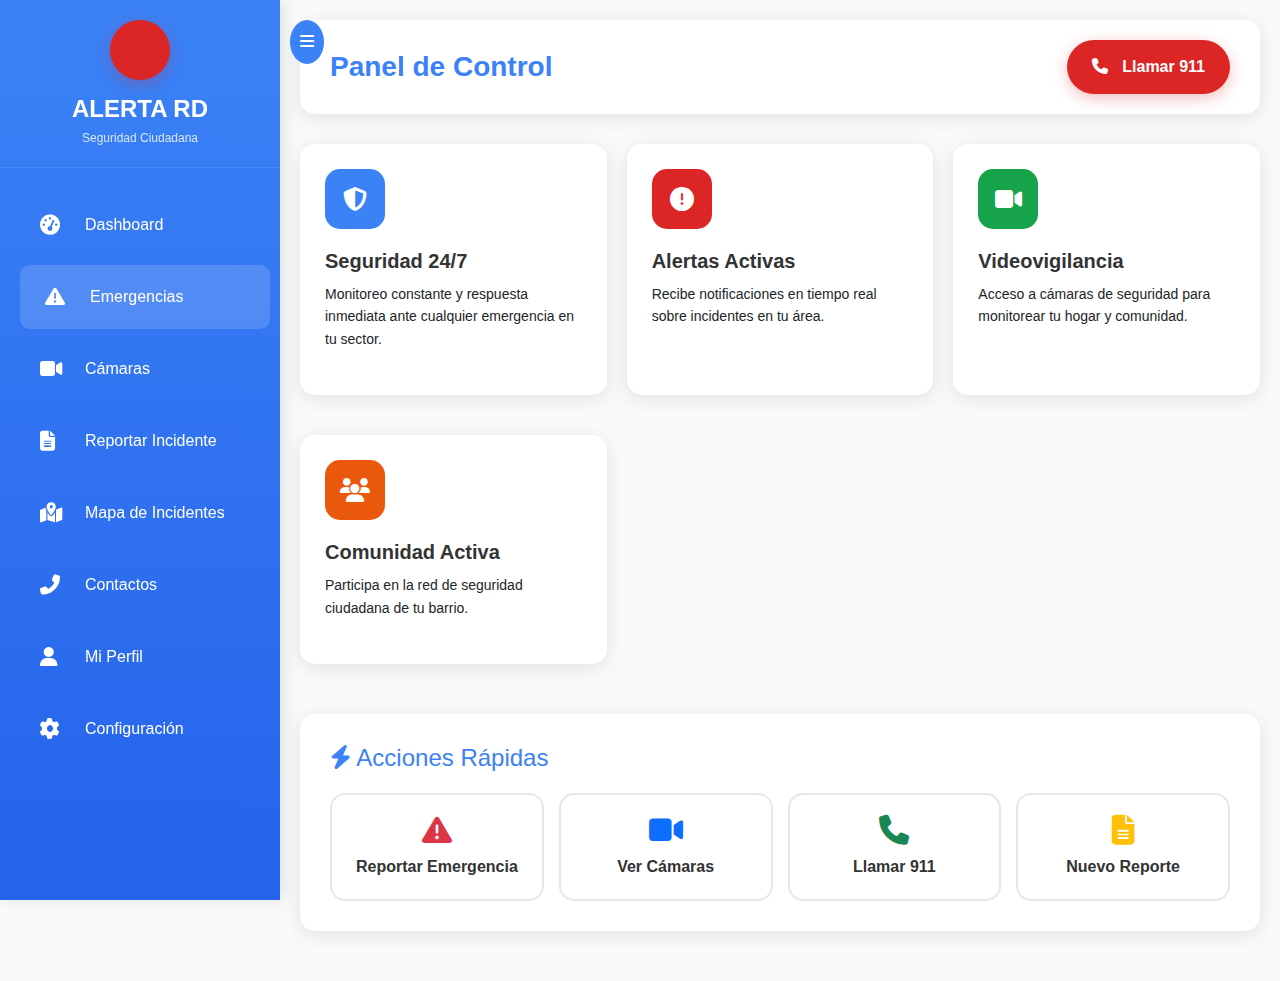
<file: Index.html>
<!DOCTYPE html>
<html lang="es">
<head>
    <meta charset="UTF-8">
    <meta name="viewport" content="width=device-width, initial-scale=1.0">
    <title>ALERTA RD - Sistema de Seguridad Ciudadana</title>
<link href="https://cdnjs.cloudflare.com/ajax/libs/bootstrap/5.3.0/css/bootstrap.min.css" rel="stylesheet">
        <link rel="stylesheet" href="Style.css">
    <link href="https://cdnjs.cloudflare.com/ajax/libs/font-awesome/6.4.0/css/all.min.css" rel="stylesheet">
    
    </head>
<body>
 <!-- Sidebar -->
    <div class="sidebar">
        <div class="sidebar-header">
            <div class="logo">
                <i class="fas fa-siren"></i>
            </div>
            <h2 class="sidebar-title">ALERTA RD</h2>
            <p class="sidebar-subtitle">Seguridad Ciudadana</p>
        </div>
        
        <nav class="sidebar-nav">
            <div class="nav-item">
                <a href="Index.html" class="nav-link">
                    <i class="fas fa-tachometer-alt"></i>
                    <span>Dashboard</span>
                </a>
            </div>
            <div class="nav-item">
                <a href="emergencia.html" class="nav-link active">
                    <i class="fas fa-exclamation-triangle"></i>
                    <span>Emergencias</span>
                </a>
            </div>
            <div class="nav-item">
                <a href="camara.html" class="nav-link">
                    <i class="fas fa-video"></i>
                    <span>Cámaras</span>
                </a>
            </div>
            <div class="nav-item">
                <a href="reportarIncidente.html" class="nav-link">
                    <i class="fas fa-file-alt"></i>
                    <span>Reportar Incidente</span>
                </a>
            </div>
            <div class="nav-item">
                <a href="mapaDeIncidente.html" class="nav-link">
                    <i class="fas fa-map-marked-alt"></i>
                    <span>Mapa de Incidentes</span>
                </a>
            </div>
            <div class="nav-item">
                <a href="contacts.html" class="nav-link">
                    <i class="fas fa-phone-alt"></i>
                    <span>Contactos</span>
                </a>
            </div>
            <div class="nav-item">
                <a href="profile.html" class="nav-link">
                    <i class="fas fa-user"></i>
                    <span>Mi Perfil</span>
                </a>
            </div>
            <div class="nav-item">
                <a href="settings.html" class="nav-link">
                    <i class="fas fa-cog"></i>
                    <span>Configuración</span>
                </a>
            </div>
        </nav>
    </div>

    <!-- Toggle Sidebar Button -->
    <button class="toggle-sidebar" id="toggleSidebar" onclick="toggleSidebar()">
        <i class="fas fa-bars"></i>
    </button>

    <!-- Main Content -->
    <div class="main-content" id="mainContent">
        <!-- Dashboard Section -->
        <div id="dashboard" class="section active">
            <div class="header">
                <h1 class="header-title">Panel de Control</h1>
                <button class="emergency-btn" onclick="call911()">
                    <i class="fas fa-phone"></i>
                    Llamar 911
                </button>
            </div>

            <div class="dashboard-cards">
                <div class="card">
                    <div class="card-icon blue">
                        <i class="fas fa-shield-alt"></i>
                    </div>
                    <h3 class="card-title">Seguridad 24/7</h3>
                    <p class="card-description">Monitoreo constante y respuesta inmediata ante cualquier emergencia en tu sector.</p>
                </div>

                <div class="card">
                    <div class="card-icon red">
                        <i class="fas fa-exclamation-circle"></i>
                    </div>
                    <h3 class="card-title">Alertas Activas</h3>
                    <p class="card-description">Recibe notificaciones en tiempo real sobre incidentes en tu área.</p>
                </div>

                <div class="card">
                    <div class="card-icon green">
                        <i class="fas fa-video"></i>
                    </div>
                    <h3 class="card-title">Videovigilancia</h3>
                    <p class="card-description">Acceso a cámaras de seguridad para monitorear tu hogar y comunidad.</p>
                </div>

                <div class="card">
                    <div class="card-icon orange">
                        <i class="fas fa-users"></i>
                    </div>
                    <h3 class="card-title">Comunidad Activa</h3>
                    <p class="card-description">Participa en la red de seguridad ciudadana de tu barrio.</p>
                </div>
            </div>

            <div class="quick-actions">
                <h3><i class="fas fa-bolt"></i> Acciones Rápidas</h3>
                <div class="action-buttons">
                    <a href="#" class="action-btn" onclick="showSection('emergency')">
                        <i class="fas fa-exclamation-triangle text-danger"></i>
                        <strong>Reportar Emergencia</strong>
                    </a>
                    <a href="#" class="action-btn" onclick="showSection('cameras')">
                        <i class="fas fa-video text-primary"></i>
                        <strong>Ver Cámaras</strong>
                    </a>
                    <a href="#" class="action-btn" onclick="call911()">
                        <i class="fas fa-phone text-success"></i>
                        <strong>Llamar 911</strong>
                    </a>
                    <a href="#" class="action-btn" onclick="showSection('reports')">
                        <i class="fas fa-file-alt text-warning"></i>
                        <strong>Nuevo Reporte</strong>
                    </a>
                </div>
            </div>
        </div>

        <!-- Emergency Section -->
        <div id="emergency" class="section">
            <div class="header">
                <h1 class="header-title">Centro de Emergencias</h1>
                <button class="emergency-btn" onclick="call911()">
                    <i class="fas fa-phone"></i>
                    Llamar 911
                </button>
            </div>

            <div class="row">
                <div class="col-md-6">
                    <div class="card">
                        <h3 class="card-title text-danger">
                            <i class="fas fa-exclamation-triangle"></i>
                            Emergencia Inmediata
                        </h3>
                        <p class="card-description">Para situaciones que requieren atención inmediata de policía, bomberos o ambulancia.</p>
                        <button class="btn btn-danger btn-lg w-100" onclick="call911()">
                            <i class="fas fa-phone"></i>
                            LLAMAR 911 AHORA
                        </button>
                    </div>
                </div>
                <div class="col-md-6">
                    <div class="card">
                        <h3 class="card-title text-primary">
                            <i class="fas fa-file-medical"></i>
                            Reporte de Emergencia
                        </h3>
                        <p class="card-description">Envía un reporte detallado sobre una situación de emergencia.</p>
                        <button class="btn btn-primary btn-lg w-100" data-bs-toggle="modal" data-bs-target="#emergencyModal">
                            <i class="fas fa-edit"></i>
                            CREAR REPORTE
                        </button>
                    </div>
                </div>
            </div>
        </div>

        <!-- Cameras Section -->
        <div id="cameras" class="section">
            <div class="header">
                <h1 class="header-title">Sistema de Videovigilancia</h1>
                <button class="btn btn-primary" onclick="refreshCameras()">
                    <i class="fas fa-sync-alt"></i>
                    Actualizar
                </button>
            </div>

            <div class="camera-grid">
                <div class="camera-feed">
                    <div class="camera-placeholder">
                        <i class="fas fa-video"></i>
                    </div>
                    <div class="camera-info">
                        <strong>Cámara Principal</strong><br>
                        <span class="status-indicator status-online"></span>En línea
                    </div>
                </div>
                <div class="camera-feed">
                    <div class="camera-placeholder">
                        <i class="fas fa-video"></i>
                    </div>
                    <div class="camera-info">
                        <strong>Entrada Principal</strong><br>
                        <span class="status-indicator status-online"></span>En línea
                    </div>
                </div>
                <div class="camera-feed">
                    <div class="camera-placeholder">
                        <i class="fas fa-video-slash"></i>
                    </div>
                    <div class="camera-info">
                        <strong>Patio Trasero</strong><br>
                        <span class="status-indicator status-offline"></span>Desconectada
                    </div>
                </div>
                <div class="camera-feed">
                    <div class="camera-placeholder">
                        <i class="fas fa-video"></i>
                    </div>
                    <div class="camera-info">
                        <strong>Calle Principal</strong><br>
                        <span class="status-indicator status-online"></span>En línea
                    </div>
                </div>
            </div>
        </div>

        <!-- Reports Section -->
        <div id="reports" class="section">
            <div class="header">
                <h1 class="header-title">Reportar Incidente</h1>
            </div>

            <div class="card">
                <form onsubmit="submitReport(event)">
                    <div class="row">
                        <div class="col-md-6">
                            <div class="mb-3">
                                <label class="form-label">Tipo de Incidente</label>
                                <select class="form-select" required>
                                    <option value="">Seleccionar...</option>
                                    <option value="robo">Robo/Atraco</option>
                                    <option value="violencia">Violencia Doméstica</option>
                                    <option value="accidente">Accidente de Tránsito</option>
                                    <option value="sospechoso">Actividad Sospechosa</option>
                                    <option value="vandalismo">Vandalismo</option>
                                    <option value="otros">Otros</option>
                                </select>
                            </div>
                        </div>
                        <div class="col-md-6">
                            <div class="mb-3">
                                <label class="form-label">Prioridad</label>
                                <select class="form-select" required>
                                    <option value="">Seleccionar...</option>
                                    <option value="alta">Alta - Emergencia</option>
                                    <option value="media">Media - Urgente</option>
                                    <option value="baja">Baja - Información</option>
                                </select>
                            </div>
                        </div>
                    </div>
                    
                    <div class="mb-3">
                        <label class="form-label">Ubicación</label>
                        <input type="text" class="form-control" placeholder="Dirección exacta del incidente" required>
                    </div>
                    
                    <div class="mb-3">
                        <label class="form-label">Descripción del Incidente</label>
                        <textarea class="form-control" rows="4" placeholder="Describe detalladamente lo sucedido..." required></textarea>
                    </div>
                    
                    <div class="row">
                        <div class="col-md-6">
                            <div class="mb-3">
                                <label class="form-label">Fecha</label>
                                <input type="date" class="form-control" required>
                            </div>
                        </div>
                        <div class="col-md-6">
                            <div class="mb-3">
                                <label class="form-label">Hora</label>
                                <input type="time" class="form-control" required>
                            </div>
                        </div>
                    </div>
                    
                    <div class="mb-3">
                        <label class="form-label">Evidencias (Fotos/Videos)</label>
                        <input type="file" class="form-control" multiple accept="image/*,video/*">
                    </div>
                    
                    <button type="submit" class="btn btn-primary btn-lg">
                        <i class="fas fa-paper-plane"></i>
                        Enviar Reporte
                    </button>
                </form>
            </div>
        </div>

        <!-- Map Section -->
        <div id="map" class="section">
            <div class="header">
                <h1 class="header-title">Mapa de Incidentes</h1>
            </div>

            <div class="card">
                <div style="height: 500px; background: #e5e7eb; border-radius: 10px; display: flex; align-items: center; justify-content: center;">
                    <div class="text-center">
                        <i class="fas fa-map-marked-alt" style="font-size: 64px; color: var(--dark-gray); margin-bottom: 20px;"></i>
                        <h4>Mapa Interactivo</h4>
                        <p class="text-muted">Aquí se mostraría el mapa con los incidentes reportados</p>
                    </div>
                </div>
            </div>
        </div>

        <!-- Contacts Section -->
        <div id="contacts" class="section">
            <div class="header">
                <h1 class="header-title">Contactos de Emergencia</h1>
            </div>

            <div class="row">
                <div class="col-md-4">
                    <div class="card text-center">
                        <div class="card-icon red mx-auto">
                            <i class="fas fa-phone"></i>
                        </div>
                        <h4>Policía Nacional</h4>
                        <h2 class="text-danger">911</h2>
                        <button class="btn btn-danger" onclick="call('911')">Llamar Ahora</button>
                    </div>
                </div>
                <div class="col-md-4">
                    <div class="card text-center">
                        <div class="card-icon red mx-auto">
                            <i class="fas fa-fire"></i>
                        </div>
                        <h4>Bomberos</h4>
                        <h2 class="text-danger">911</h2>
                        <button class="btn btn-danger" onclick="call('911')">Llamar Ahora</button>
                    </div>
                </div>
                <div class="col-md-4">
                    <div class="card text-center">
                        <div class="card-icon green mx-auto">
                            <i class="fas fa-ambulance"></i>
                        </div>
                        <h4>Ambulancia</h4>
                        <h2 class="text-success">911</h2>
                        <button class="btn btn-success" onclick="call('911')">Llamar Ahora</button>
                    </div>
                </div>
            </div>
        </div>

        <!-- Profile Section -->
        <div id="profile" class="section">
            <div class="header">
                <h1 class="header-title">Mi Perfil</h1>
            </div>

            <div class="card">
                <form>
                    <div class="row">
                        <div class="col-md-6">
                            <div class="mb-3">
                                <label class="form-label">Nombre Completo</label>
                                <input type="text" class="form-control" value="Juan Pérez">
                            </div>
                        </div>
                        <div class="col-md-6">
                            <div class="mb-3">
                                <label class="form-label">Cédula</label>
                                <input type="text" class="form-control" value="001-1234567-8">
                            </div>
                        </div>
                    </div>
                    
                    <div class="row">
                        <div class="col-md-6">
                            <div class="mb-3">
                                <label class="form-label">Teléfono</label>
                                <input type="tel" class="form-control" value="(809) 123-4567">
                            </div>
                        </div>
                        <div class="col-md-6">
                            <div class="mb-3">
                                <label class="form-label">Email</label>
                                <input type="email" class="form-control" value="juan.perez@email.com">
                            </div>
                        </div>
                    </div>
                    
                    <div class="mb-3">
                        <label class="form-label">Dirección</label>
                        <input type="text" class="form-control" value="Calle Principal #123, Santo Domingo">
                    </div>
                    
                    <button type="submit" class="btn btn-primary">
                        <i class="fas fa-save"></i>
                        Guardar Cambios
                    </button>
                </form>
            </div>
        </div>

        <!-- Settings Section -->
        <div id="settings"
</file>
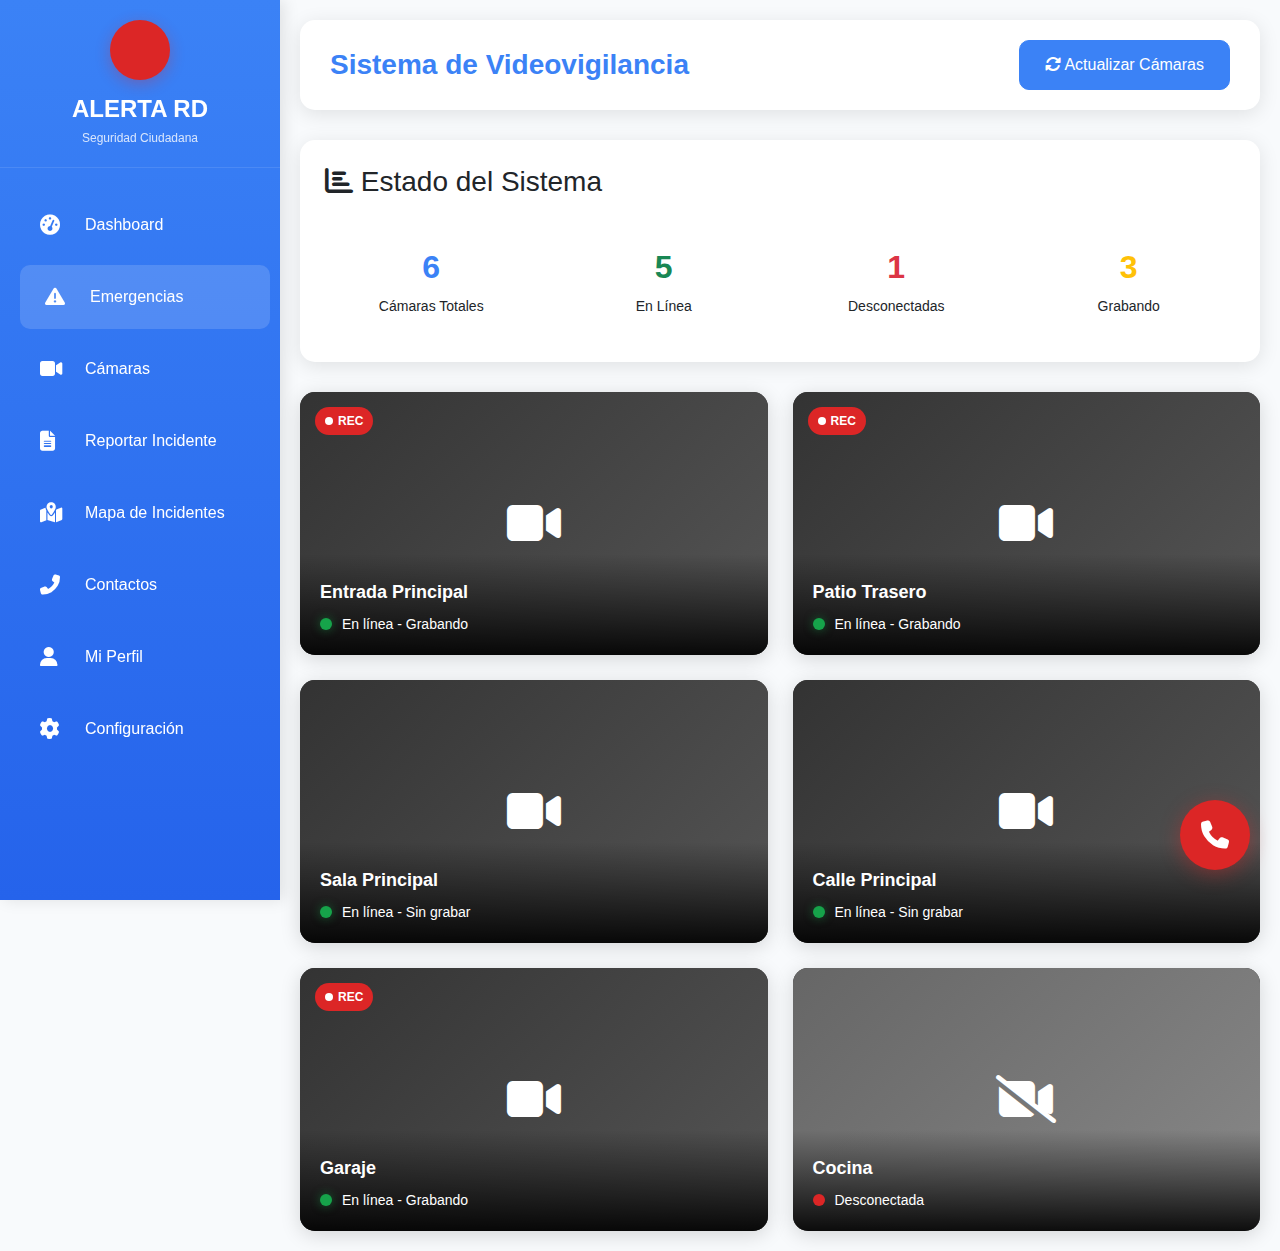
<file: camara.html>
<!DOCTYPE html>
<html lang="es">
<head>
    <meta charset="UTF-8">
    <meta name="viewport" content="width=device-width, initial-scale=1.0">
    <title>Cámaras - ALERTA RD</title>
<link href="https://cdnjs.cloudflare.com/ajax/libs/bootstrap/5.3.0/css/bootstrap.min.css" rel="stylesheet">
        <link rel="stylesheet" href="Style.css">
    <link href="https://cdnjs.cloudflare.com/ajax/libs/font-awesome/6.4.0/css/all.min.css" rel="stylesheet">
    
    </head>
<body>
     <!-- Sidebar -->
    <div class="sidebar">
        <div class="sidebar-header">
            <div class="logo">
                <i class="fas fa-siren"></i>
            </div>
            <h2 class="sidebar-title">ALERTA RD</h2>
            <p class="sidebar-subtitle">Seguridad Ciudadana</p>
        </div>
        
        <nav class="sidebar-nav">
            <div class="nav-item">
                <a href="Index.html" class="nav-link">
                    <i class="fas fa-tachometer-alt"></i>
                    <span>Dashboard</span>
                </a>
            </div>
            <div class="nav-item">
                <a href="emergencia.html" class="nav-link active">
                    <i class="fas fa-exclamation-triangle"></i>
                    <span>Emergencias</span>
                </a>
            </div>
            <div class="nav-item">
                <a href="camara.html" class="nav-link">
                    <i class="fas fa-video"></i>
                    <span>Cámaras</span>
                </a>
            </div>
            <div class="nav-item">
                <a href="reportarIncidente.html" class="nav-link">
                    <i class="fas fa-file-alt"></i>
                    <span>Reportar Incidente</span>
                </a>
            </div>
            <div class="nav-item">
                <a href="mapaDeIncidente.html" class="nav-link">
                    <i class="fas fa-map-marked-alt"></i>
                    <span>Mapa de Incidentes</span>
                </a>
            </div>
            <div class="nav-item">
                <a href="contacts.html" class="nav-link">
                    <i class="fas fa-phone-alt"></i>
                    <span>Contactos</span>
                </a>
            </div>
            <div class="nav-item">
                <a href="profile.html" class="nav-link">
                    <i class="fas fa-user"></i>
                    <span>Mi Perfil</span>
                </a>
            </div>
            <div class="nav-item">
                <a href="settings.html" class="nav-link">
                    <i class="fas fa-cog"></i>
                    <span>Configuración</span>
                </a>
            </div>
        </nav>
    </div>

    <!-- Main Content -->
    <div class="main-content">
        <div class="header">
            <h1 class="header-title">Sistema de Videovigilancia</h1>
            <button class="btn btn-primary" onclick="refreshCameras()">
                <i class="fas fa-sync-alt"></i>
                Actualizar Cámaras
            </button>
        </div>

        <!-- Camera Statistics -->
        <div class="camera-stats">
            <h3 class="mb-4">
                <i class="fas fa-chart-bar"></i>
                Estado del Sistema
            </h3>
            <div class="stats-grid">
                <div class="stat-item">
                    <div class="stat-number">6</div>
                    <div class="stat-label">Cámaras Totales</div>
                </div>
                <div class="stat-item">
                    <div class="stat-number text-success">5</div>
                    <div class="stat-label">En Línea</div>
                </div>
                <div class="stat-item">
                    <div class="stat-number text-danger">1</div>
                    <div class="stat-label">Desconectadas</div>
                </div>
                <div class="stat-item">
                    <div class="stat-number text-warning">3</div>
                    <div class="stat-label">Grabando</div>
                </div>
            </div>
        </div>

        <!-- Camera Grid -->
        <div class="camera-grid">
            <!-- Camera 1 -->
            <div class="camera-feed">
                <div class="recording-indicator">
                    <div class="recording-dot"></div>
                    REC
                </div>
                <div class="camera-controls">
                    <button class="control-btn" onclick="fullscreen(1)" title="Pantalla Completa">
                        <i class="fas fa-expand"></i>
                    </button>
                    <button class="control-btn" onclick="snapshot(1)" title="Captura">
                        <i class="fas fa-camera"></i>
                    </button>
                    <button class="control-btn" onclick="toggleRecord(1)" title="Grabar">
                        <i class="fas fa-record-vinyl"></i>
                    </button>
                </div>
                <div class="camera-placeholder">
                    <i class="fas fa-video"></i>
                </div>
                <div class="camera-info">
                    <div class="camera-name">Entrada Principal</div>
                    <div class="camera-status">
                        <span class="status-indicator status-online"></span>
                        En línea - Grabando
                    </div>
                </div>
            </div>

            <!-- Camera 2 -->
            <div class="camera-feed">
                <div class="recording-indicator">
                    <div class="recording-dot"></div>
                    REC
                </div>
                <div class="camera-controls">
                    <button class="control-btn" onclick="fullscreen(2)" title="Pantalla Completa">
                        <i class="fas fa-expand"></i>
                    </button>
                    <button class="control-btn" onclick="snapshot(2)" title="Captura">
                        <i class="fas fa-camera"></i>
                    </button>
                    <button class="control-btn" onclick="toggleRecord(2)" title="Grabar">
                        <i class="fas fa-record-vinyl"></i>
                    </button>
                </div>
                <div class="camera-placeholder">
                    <i class="fas fa-video"></i>
                </div>
                <div class="camera-info">
                    <div class="camera-name">Patio Trasero</div>
                    <div class="camera-status">
                        <span class="status-indicator status-online"></span>
                        En línea - Grabando
                    </div>
                </div>
            </div>

            <!-- Camera 3 -->
            <div class="camera-feed">
                <div class="camera-controls">
                    <button class="control-btn" onclick="fullscreen(3)" title="Pantalla Completa">
                        <i class="fas fa-expand"></i>
                    </button>
                    <button class="control-btn" onclick="snapshot(3)" title="Captura">
                        <i class="fas fa-camera"></i>
                    </button>
                    <button class="control-btn" onclick="toggleRecord(3)" title="Grabar">
                        <i class="fas fa-record-vinyl"></i>
                    </button>
                </div>
                <div class="camera-placeholder">
                    <i class="fas fa-video"></i>
                </div>
                <div class="camera-info">
                    <div class="camera-name">Sala Principal</div>
                    <div class="camera-status">
                        <span class="status-indicator status-online"></span>
                        En línea - Sin grabar
                    </div>
                </div>
            </div>

            <!-- Camera 4 -->
            <div class="camera-feed">
                <div class="camera-controls">
                    <button class="control-btn" onclick="fullscreen(4)" title="Pantalla Completa">
                        <i class="fas fa-expand"></i>
                    </button>
                    <button class="control-btn" onclick="snapshot(4)" title="Captura">
                        <i class="fas fa-camera"></i>
                    </button>
                    <button class="control-btn" onclick="toggleRecord(4)" title="Grabar">
                        <i class="fas fa-record-vinyl"></i>
                    </button>
                </div>
                <div class="camera-placeholder">
                    <i class="fas fa-video"></i>
                </div>
                <div class="camera-info">
                    <div class="camera-name">Calle Principal</div>
                    <div class="camera-status">
                        <span class="status-indicator status-online"></span>
                        En línea - Sin grabar
                    </div>
                </div>
            </div>

            <!-- Camera 5 -->
            <div class="camera-feed">
                <div class="recording-indicator">
                    <div class="recording-dot"></div>
                    REC
                </div>
                <div class="camera-controls">
                    <button class="control-btn" onclick="fullscreen(5)" title="Pantalla Completa">
                        <i class="fas fa-expand"></i>
                    </button>
                    <button class="control-btn" onclick="snapshot(5)" title="Captura">
                        <i class="fas fa-camera"></i>
                    </button>
                    <button class="control-btn" onclick="toggleRecord(5)" title="Grabar">
                        <i class="fas fa-record-vinyl"></i>
                    </button>
                </div>
                <div class="camera-placeholder">
                    <i class="fas fa-video"></i>
                </div>
                <div class="camera-info">
                    <div class="camera-name">Garaje</div>
                    <div class="camera-status">
                        <span class="status-indicator status-online"></span>
                        En línea - Grabando
                    </div>
                </div>
            </div>

            <!-- Camera 6 - Offline -->
            <div class="camera-feed">
                <div class="camera-controls">
                    <button class="control-btn" onclick="reconnect(6)" title="Reconectar">
                        <i class="fas fa-plug"></i>
                    </button>
                </div>
                <div class="camera-placeholder camera-offline">
                    <i class="fas fa-video-slash"></i>
                </div>
                <div class="camera-info">
                    <div class="camera-name">Cocina</div>
                    <div class="camera-status">
                        <span class="status-indicator status-offline"></span>
                        Desconectada
                    </div>
                </div>
            </div>
        </div>
    </div>

    <!-- Emergency Call Button -->
    <div class="emergency-call" onclick="call911()">
        <i class="fas fa-phone"></i>
    </div>
    <script src="script.js"></script>
</body>
    <script src="https://cdnjs.cloudflare.com/ajax/libs/bootstrap/5.3.0/js/bootstrap.bundle.min.js"></script>
<script src="script.js"></script>
</html>
</file>
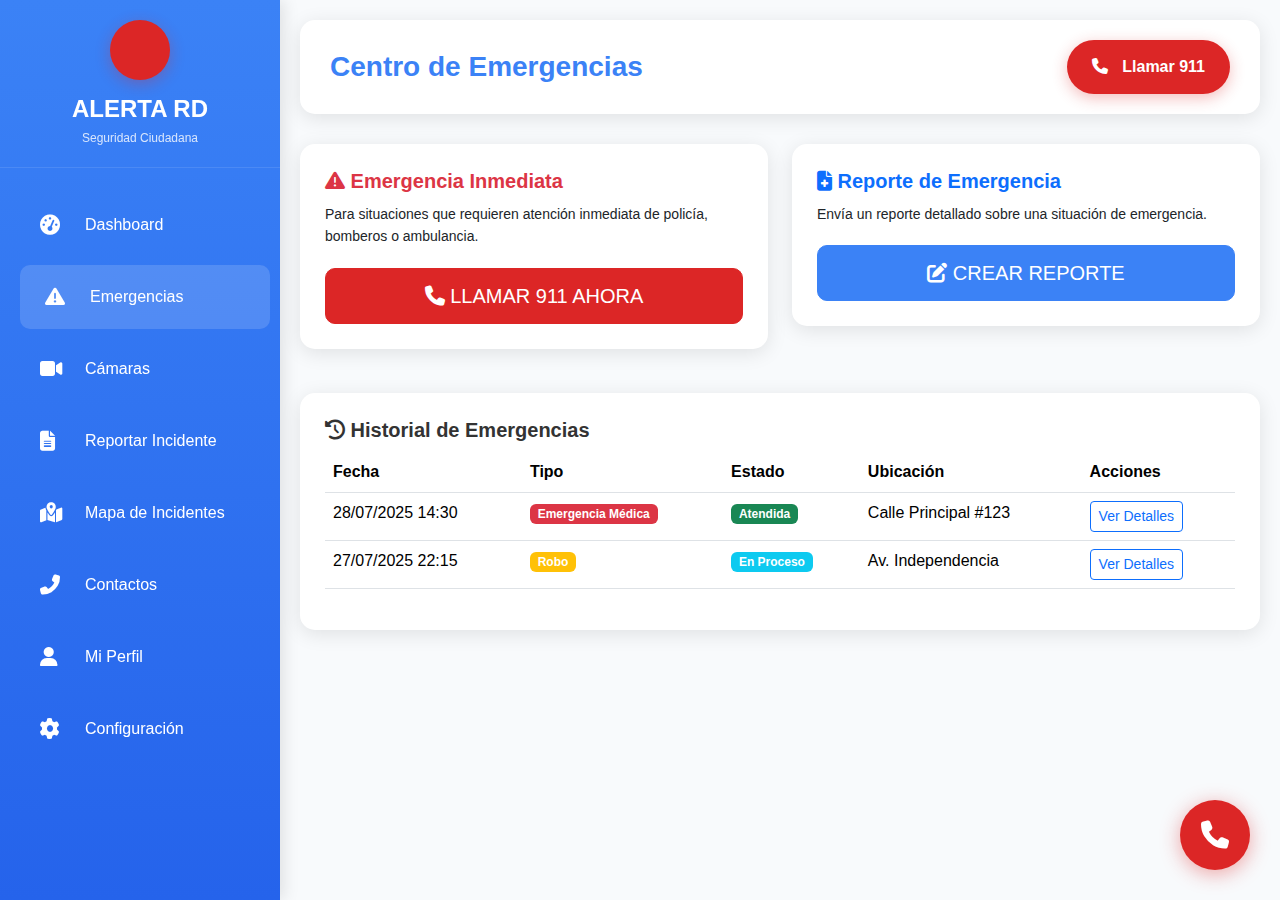
<file: emergencia.html>
<!DOCTYPE html>
<html lang="es">
<head>
    <meta charset="UTF-8">
    <meta name="viewport" content="width=device-width, initial-scale=1.0">
    <title>Emergencias - ALERTA RD</title>
    <link href="https://cdnjs.cloudflare.com/ajax/libs/bootstrap/5.3.0/css/bootstrap.min.css" rel="stylesheet">
        <link rel="stylesheet" href="Style.css">
    <link href="https://cdnjs.cloudflare.com/ajax/libs/font-awesome/6.4.0/css/all.min.css" rel="stylesheet">
    </head>
<body>
    <!-- Sidebar -->
    <div class="sidebar">
        <div class="sidebar-header">
            <div class="logo">
                <i class="fas fa-siren"></i>
            </div>
            <h2 class="sidebar-title">ALERTA RD</h2>
            <p class="sidebar-subtitle">Seguridad Ciudadana</p>
        </div>
        
        <nav class="sidebar-nav">
            <div class="nav-item">
                <a href="Index.html" class="nav-link">
                    <i class="fas fa-tachometer-alt"></i>
                    <span>Dashboard</span>
                </a>
            </div>
            <div class="nav-item">
                <a href="emergencia.html" class="nav-link active">
                    <i class="fas fa-exclamation-triangle"></i>
                    <span>Emergencias</span>
                </a>
            </div>
            <div class="nav-item">
                <a href="camara.html" class="nav-link">
                    <i class="fas fa-video"></i>
                    <span>Cámaras</span>
                </a>
            </div>
            <div class="nav-item">
                <a href="reportarIncidente.html" class="nav-link">
                    <i class="fas fa-file-alt"></i>
                    <span>Reportar Incidente</span>
                </a>
            </div>
            <div class="nav-item">
                <a href="mapaDeIncidente.html" class="nav-link">
                    <i class="fas fa-map-marked-alt"></i>
                    <span>Mapa de Incidentes</span>
                </a>
            </div>
            <div class="nav-item">
                <a href="contacts.html" class="nav-link">
                    <i class="fas fa-phone-alt"></i>
                    <span>Contactos</span>
                </a>
            </div>
            <div class="nav-item">
                <a href="profile.html" class="nav-link">
                    <i class="fas fa-user"></i>
                    <span>Mi Perfil</span>
                </a>
            </div>
            <div class="nav-item">
                <a href="settings.html" class="nav-link">
                    <i class="fas fa-cog"></i>
                    <span>Configuración</span>
                </a>
            </div>
        </nav>
    </div>

    <!-- Main Content -->
    <div class="main-content">
        <div class="header">
            <h1 class="header-title">Centro de Emergencias</h1>
            <button class="emergency-btn" onclick="call911()">
                <i class="fas fa-phone"></i>
                Llamar 911
            </button>
        </div>

        <div class="row">
            <div class="col-md-6">
                <div class="card">
                    <h3 class="card-title text-danger">
                        <i class="fas fa-exclamation-triangle"></i>
                        Emergencia Inmediata
                    </h3>
                    <p class="card-description">Para situaciones que requieren atención inmediata de policía, bomberos o ambulancia.</p>
                    <button class="btn btn-danger btn-lg w-100" onclick="call911()">
                        <i class="fas fa-phone"></i>
                        LLAMAR 911 AHORA
                    </button>
                </div>
            </div>
            <div class="col-md-6">
                <div class="card">
                    <h3 class="card-title text-primary">
                        <i class="fas fa-file-medical"></i>
                        Reporte de Emergencia
                    </h3>
                    <p class="card-description">Envía un reporte detallado sobre una situación de emergencia.</p>
                    <button class="btn btn-primary btn-lg w-100" data-bs-toggle="modal" data-bs-target="#emergencyModal">
                        <i class="fas fa-edit"></i>
                        CREAR REPORTE
                    </button>
                </div>
            </div>
        </div>

        <div class="row mt-4">
            <div class="col-12">
                <div class="card">
                    <h3 class="card-title">
                        <i class="fas fa-history"></i>
                        Historial de Emergencias
                    </h3>
                    <div class="table-responsive">
                        <table class="table table-hover">
                            <thead>
                                <tr>
                                    <th>Fecha</th>
                                    <th>Tipo</th>
                                    <th>Estado</th>
                                    <th>Ubicación</th>
                                    <th>Acciones</th>
                                </tr>
                            </thead>
                            <tbody>
                                <tr>
                                    <td>28/07/2025 14:30</td>
                                    <td><span class="badge bg-danger">Emergencia Médica</span></td>
                                    <td><span class="badge bg-success">Atendida</span></td>
                                    <td>Calle Principal #123</td>
                                    <td>
                                        <button class="btn btn-sm btn-outline-primary">Ver Detalles</button>
                                    </td>
                                </tr>
                                <tr>
                                    <td>27/07/2025 22:15</td>
                                    <td><span class="badge bg-warning">Robo</span></td>
                                    <td><span class="badge bg-info">En Proceso</span></td>
                                    <td>Av. Independencia</td>
                                    <td>
                                        <button class="btn btn-sm btn-outline-primary">Ver Detalles</button>
                                    </td>
                                </tr>
                            </tbody>
                        </table>
                    </div>
                </div>
            </div>
        </div>
    </div>

    <!-- Emergency Call Button -->
    <div class="emergency-call" onclick="call911()">
        <i class="fas fa-phone"></i>
    </div>

    <!-- Emergency Modal -->
    <div class="modal fade" id="emergencyModal" tabindex="-1">
        <div class="modal-dialog modal-lg">
            <div class="modal-content">
                <div class="modal-header">
                    <h5 class="modal-title">
                        <i class="fas fa-exclamation-triangle"></i>
                        Reporte de Emergencia
                    </h5>
                    <button type="button" class="btn-close btn-close-white" data-bs-dismiss="modal"></button>
                </div>
                <div class="modal-body">
                    <form onsubmit="submitEmergencyReport(event)">
                        <div class="row">
                            <div class="col-md-6">
                                <div class="mb-3">
                                    <label class="form-label">Tipo de Emergencia</label
</file>
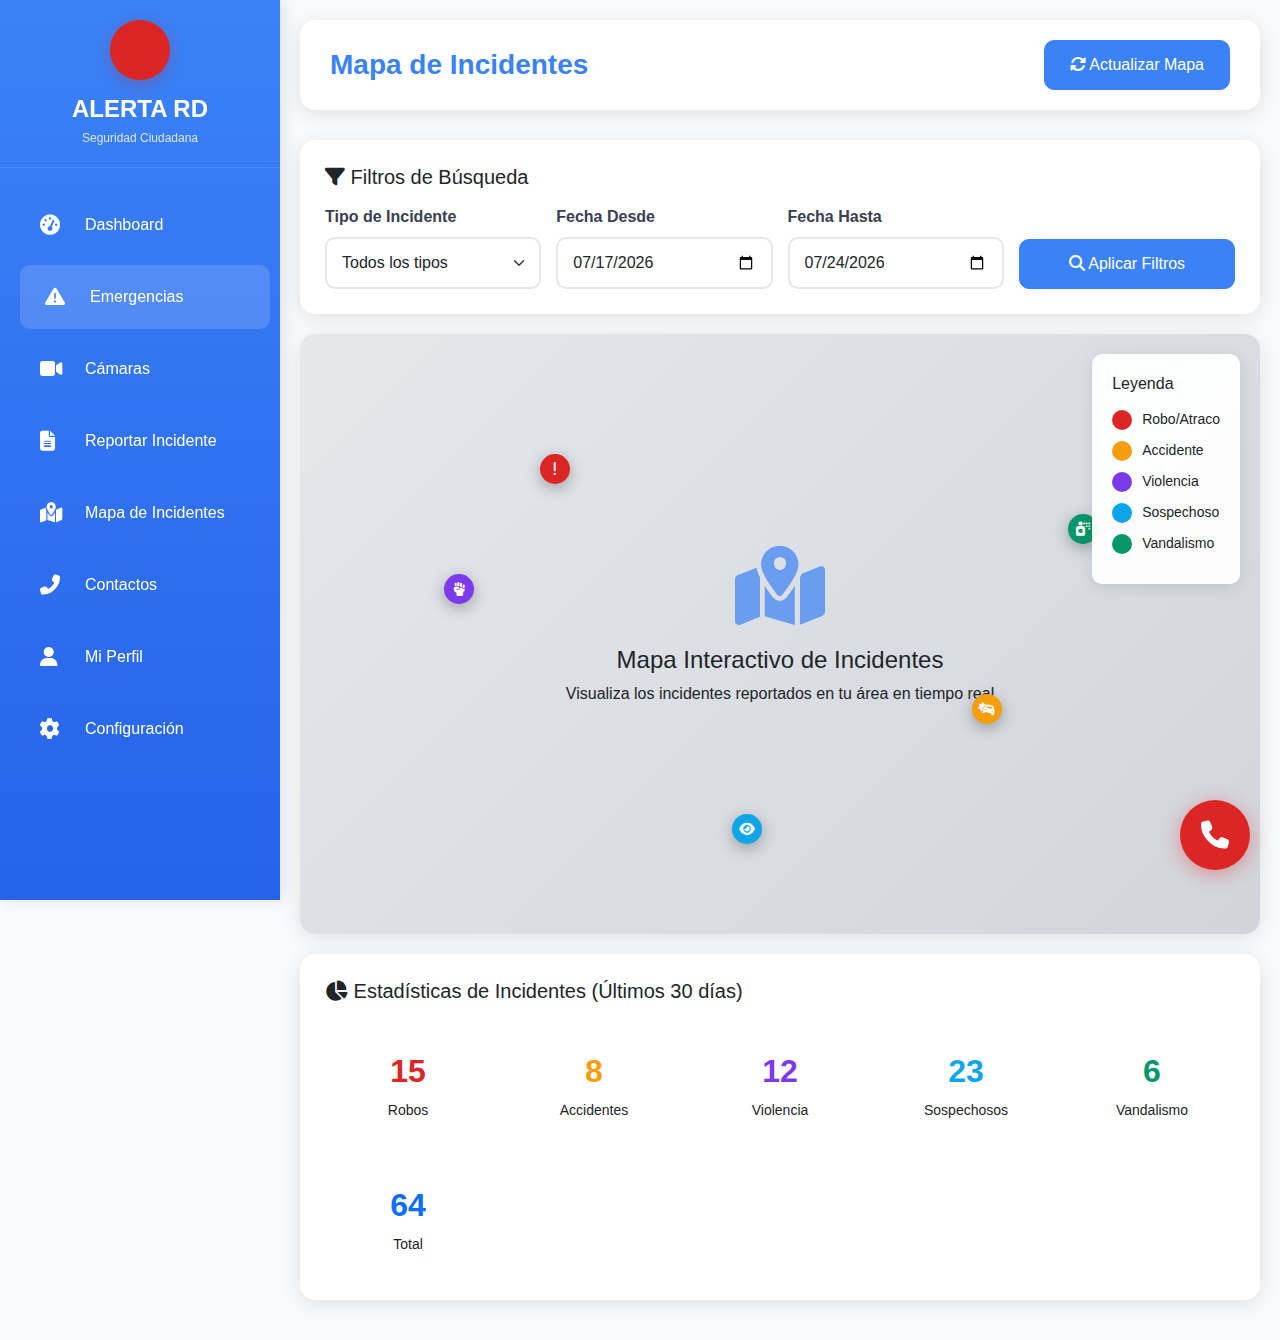
<file: mapaDeIncidente.html>
<!DOCTYPE html>
<html lang="es">
<head>
    <meta charset="UTF-8">
    <meta name="viewport" content="width=device-width, initial-scale=1.0">
    <title>ALERTA RD - Sistema de Seguridad Ciudadana</title>
<link href="https://cdnjs.cloudflare.com/ajax/libs/bootstrap/5.3.0/css/bootstrap.min.css" rel="stylesheet">
        <link rel="stylesheet" href="Style.css">
    <link href="https://cdnjs.cloudflare.com/ajax/libs/font-awesome/6.4.0/css/all.min.css" rel="stylesheet">
    
    </head>
<body>
 <!-- Sidebar -->
    <div class="sidebar">
        <div class="sidebar-header">
            <div class="logo">
                <i class="fas fa-siren"></i>
            </div>
            <h2 class="sidebar-title">ALERTA RD</h2>
            <p class="sidebar-subtitle">Seguridad Ciudadana</p>
        </div>
        
        <nav class="sidebar-nav">
            <div class="nav-item">
                <a href="Index.html" class="nav-link">
                    <i class="fas fa-tachometer-alt"></i>
                    <span>Dashboard</span>
                </a>
            </div>
            <div class="nav-item">
                <a href="emergencia.html" class="nav-link active">
                    <i class="fas fa-exclamation-triangle"></i>
                    <span>Emergencias</span>
                </a>
            </div>
            <div class="nav-item">
                <a href="camara.html" class="nav-link">
                    <i class="fas fa-video"></i>
                    <span>Cámaras</span>
                </a>
            </div>
            <div class="nav-item">
                <a href="reportarIncidente.html" class="nav-link">
                    <i class="fas fa-file-alt"></i>
                    <span>Reportar Incidente</span>
                </a>
            </div>
            <div class="nav-item">
                <a href="mapaDeIncidente.html" class="nav-link">
                    <i class="fas fa-map-marked-alt"></i>
                    <span>Mapa de Incidentes</span>
                </a>
            </div>
            <div class="nav-item">
                <a href="contacts.html" class="nav-link">
                    <i class="fas fa-phone-alt"></i>
                    <span>Contactos</span>
                </a>
            </div>
            <div class="nav-item">
                <a href="profile.html" class="nav-link">
                    <i class="fas fa-user"></i>
                    <span>Mi Perfil</span>
                </a>
            </div>
            <div class="nav-item">
                <a href="settings.html" class="nav-link">
                    <i class="fas fa-cog"></i>
                    <span>Configuración</span>
                </a>
            </div>
        </nav>
    </div>

    <!-- Main Content -->
    <div class="main-content">
        <div class="header">
            <h1 class="header-title">Mapa de Incidentes</h1>
            <button class="btn btn-primary" onclick="refreshMap()">
                <i class="fas fa-sync-alt"></i>
                Actualizar Mapa
            </button>
        </div>

        <!-- Map Filters -->
        <div class="map-filters">
            <h5 class="mb-3">
                <i class="fas fa-filter"></i>
                Filtros de Búsqueda
            </h5>
            <div class="filter-row">
                <div class="filter-group">
                    <label class="form-label">Tipo de Incidente</label>
                    <select class="form-select" id="incidentType">
                        <option value="">Todos los tipos</option>
                        <option value="robbery">Robo/Atraco</option>
                        <option value="accident">Accidente</option>
                        <option value="violence">Violencia</option>
                        <option value="suspicious">Actividad Sospechosa</option>
                        <option value="vandalism">Vandalismo</option>
                    </select>
                </div>
                <div class="filter-group">
                    <label class="form-label">Fecha Desde</label>
                    <input type="date" class="form-control" id="dateFrom">
                </div>
                <div class="filter-group">
                    <label class="form-label">Fecha Hasta</label>
                    <input type="date" class="form-control" id="dateTo">
                </div>
                <div class="filter-group">
                    <label class="form-label">&nbsp;</label>
                    <button class="btn btn-primary w-100" onclick="applyFilters()">
                        <i class="fas fa-search"></i>
                        Aplicar Filtros
                    </button>
                </div>
            </div>
        </div>

        <!-- Map Container -->
        <div class="map-container">
            <div class="map-placeholder">
                <div class="map-content">
                    <i class="fas fa-map-marked-alt"></i>
                    <h4>Mapa Interactivo de Incidentes</h4>
                    <p>Visualiza los incidentes reportados en tu área en tiempo real</p>
                </div>
                
                <!-- Incident Markers -->
                <div class="incident-markers">
                    <div class="marker marker-robbery" 
                         data-incident="Robo reportado en Calle Principal" 
                         data-time="Hace 2 horas"
                         onmouseover="showTooltip(event, this)" 
                         onmouseout="hideTooltip()">
                        <i class="fas fa-exclamation"></i>
                    </div>
                    <div class="marker marker-accident" 
                         data-incident="Accidente de tránsito" 
                         data-time="Hace 4 horas"
                         onmouseover="showTooltip(event, this)" 
                         onmouseout="hideTooltip()">
                        <i class="fas fa-car-crash"></i>
                    </div>
                    <div class="marker marker-violence" 
                         data-incident="Altercado doméstico" 
                         data-time="Hace 6 horas"
                         onmouseover="showTooltip(event, this)" 
                         onmouseout="hideTooltip()">
                        <i class="fas fa-fist-raised"></i>
                    </div>
                    <div class="marker marker-suspicious" 
                         data-incident="Actividad sospechosa reportada" 
                         data-time="Hace 1 hora"
                         onmouseover="showTooltip(event, this)" 
                         onmouseout="hideTooltip()">
                        <i class="fas fa-eye"></i>
                    </div>
                    <div class="marker marker-vandalism" 
                         data-incident="Vandalismo en propiedad pública" 
                         data-time="Hace 8 horas"
                         onmouseover="showTooltip(event, this)" 
                         onmouseout="hideTooltip()">
                        <i class="fas fa-spray-can"></i>
                    </div>
                </div>
            </div>

            <!-- Legend -->
            <div class="incident-legend">
                <h6 class="mb-3">Leyenda</h6>
                <div class="legend-item">
                    <div class="legend-color" style="background: #dc2626;"></div>
                    <span>Robo/Atraco</span>
                </div>
                <div class="legend-item">
                    <div class="legend-color" style="background: #f59e0b;"></div>
                    <span>Accidente</span>
                </div>
                <div class="legend-item">
                    <div class="legend-color" style="background: #7c3aed;"></div>
                    <span>Violencia</span>
                </div>
                <div class="legend-item">
                    <div class="legend-color" style="background: #0ea5e9;"></div>
                    <span>Sospechoso</span>
                </div>
                <div class="legend-item">
                    <div class="legend-color" style="background: #059669;"></div>
                    <span>Vandalismo</span>
                </div>
            </div>
        </div>

        <!-- Incident Statistics -->
        <div class="incident-stats">
            <h5 class="mb-4">
                <i class="fas fa-chart-pie"></i>
                Estadísticas de Incidentes (Últimos 30 días)
            </h5>
            <div class="stats-grid">
                <div class="stat-card">
                    <div class="stat-number stat-robbery">15</div>
                    <div class="stat-label">Robos</div>
                </div>
                <div class="stat-card">
                    <div class="stat-number stat-accident">8</div>
                    <div class="stat-label">Accidentes</div>
                </div>
                <div class="stat-card">
                    <div class="stat-number stat-violence">12</div>
                    <div class="stat-label">Violencia</div>
                </div>
                <div class="stat-card">
                    <div class="stat-number stat-suspicious">23</div>
                    <div class="stat-label">Sospechosos</div>
                </div>
                <div class="stat-card">
                    <div class="stat-number stat-vandalism">6</div>
                    <div class="stat-label">Vandalismo</div>
                </div>
                <div class="stat-card">
                    <div class="stat-number text-primary">64</div>
                    <div class="stat-label">Total</div>
                </div>
            </div>
        </div>
    </div>

    <!-- Tooltip -->
    <div class="incident-tooltip" id="tooltip"></div>

    <!-- Emergency Call Button -->
    <div class="emergency-call" onclick="call911()">
        <i class="fas fa-phone"></i>
    </div>

    <script src="https://cdnjs.cloudflare.com/ajax/libs/bootstrap/5.3.0/js/bootstrap.bundle.min.js"></script>
    <script>
        function call911() {
            if (confirm('¿Deseas llamar al 911 para emergencia?')) {
                window.location.href = 'tel:911';
            }
        }

        function refreshMap() {
            const btn = event.target;
            const icon = btn.querySelector('i');
            
            icon.classList.add('fa-spin');
            btn.disabled = true;
            
            setTimeout(() => {
                icon.classList.remove('fa-spin');
                btn.disabled = false;
                alert('Mapa actualizado correctamente');
            }, 2000);
        }

        function applyFilters() {
            const incidentType = document.getElementById('incidentType').value;
            const dateFrom = document.getElementById('dateFrom').value;
            const dateTo = document.getElementById('dateTo').value;
            
            // Simulate filter application
            alert('Filtros aplicados:\n' + 
                  'Tipo: ' + (incidentType || 'Todos') + '\n' +
                  'Desde: ' + (dateFrom || 'Sin límite') + '\n' +
                  'Hasta: ' + (dateTo || 'Sin límite'));
        }

        function showTooltip(event, marker) {
            const tooltip = document.getElementById('tooltip');
            const incident = marker.getAttribute('data-incident');
            const time = marker.getAttribute('data-time');
            
            tooltip.innerHTML = `<strong>${incident}</strong><br>${time}`;
            tooltip.style.left = event.pageX + 10 + 'px';
            tooltip.style.top = event.pageY - 50 + 'px';
            tooltip.classList.add('show');
        }

        function hideTooltip() {
            const tooltip = document.getElementById('tooltip');
            tooltip.classList.remove('show');
        }

        // Set default dates
        document.addEventListener('DOMContentLoaded', function() {
            const today = new Date();
            const lastWeek = new Date(today.getTime() - 7 * 24 * 60 * 60 * 1000);
            
            document.getElementById('dateTo').value = today.toISOString().split('T')[0];
            document.getElementById('dateFrom').value = lastWeek.toISOString().split('T')[0];
        });
    </script>
</body>
</html>
</file>
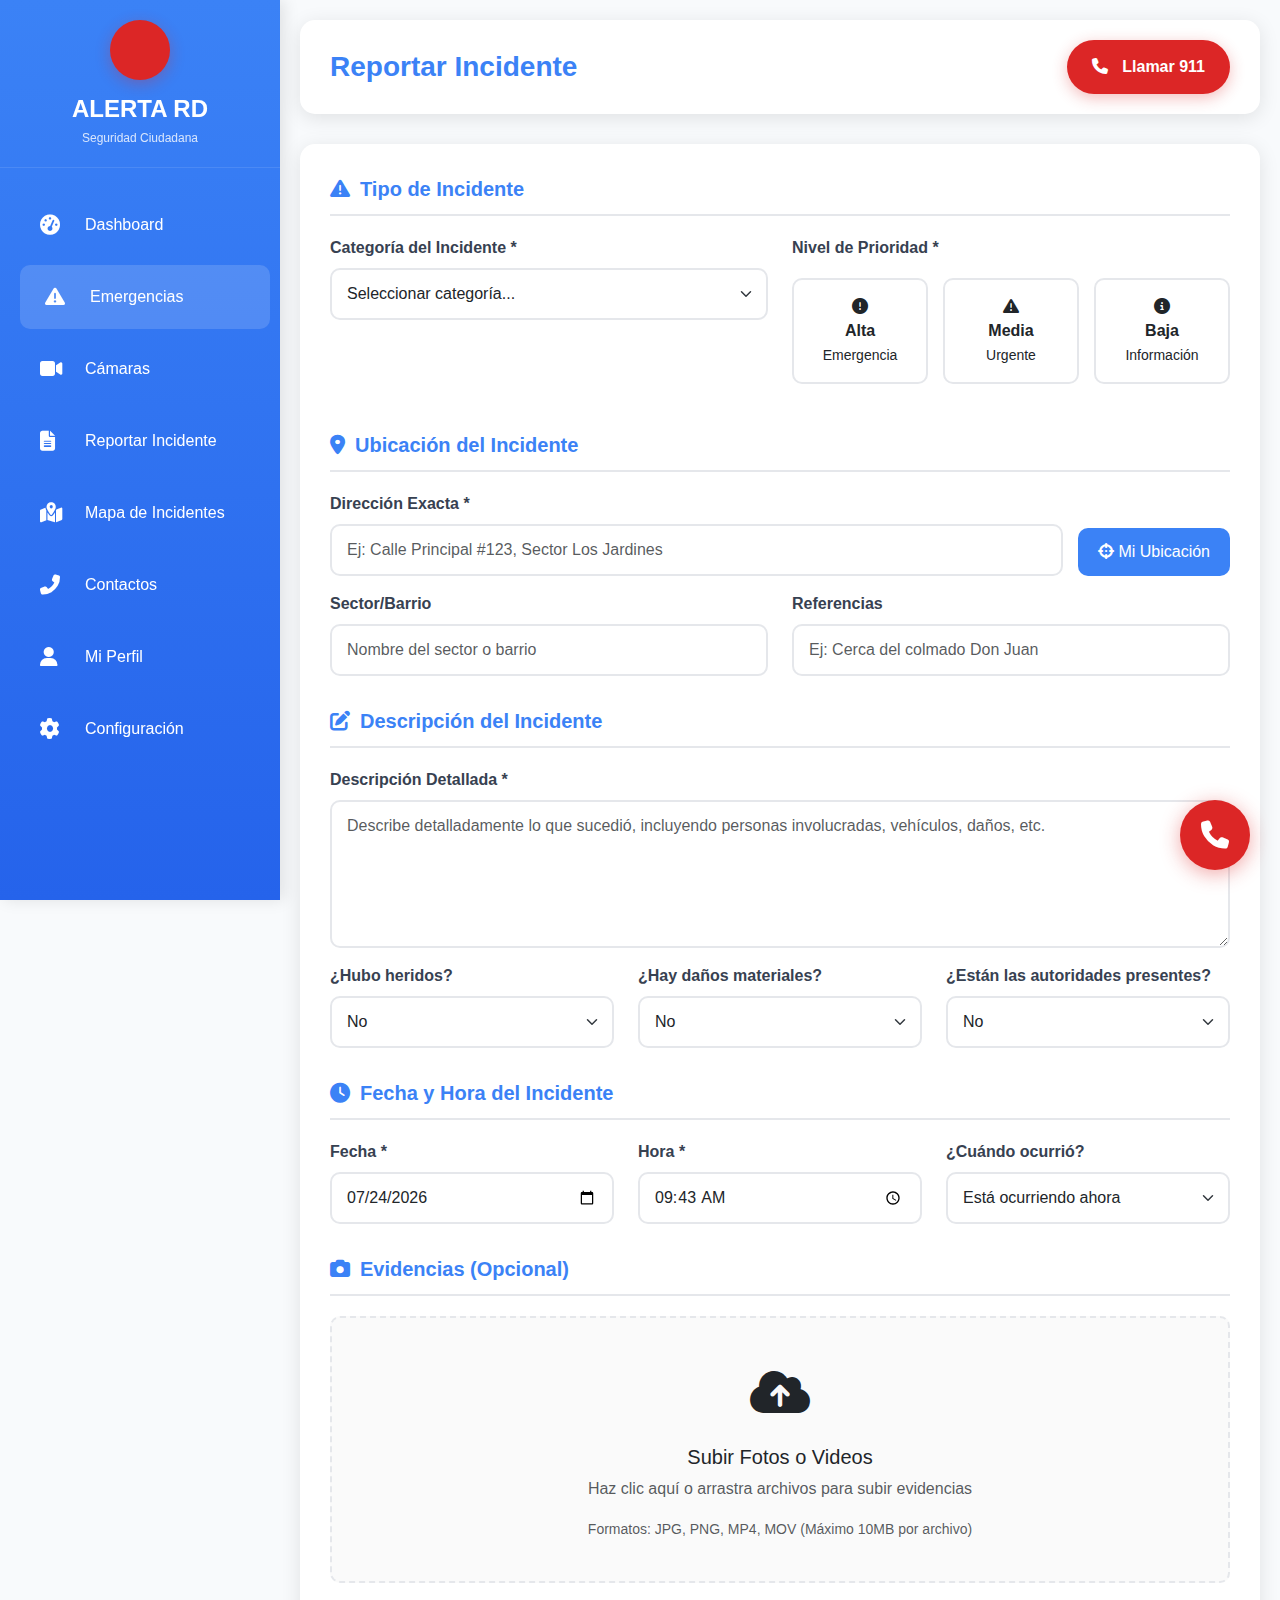
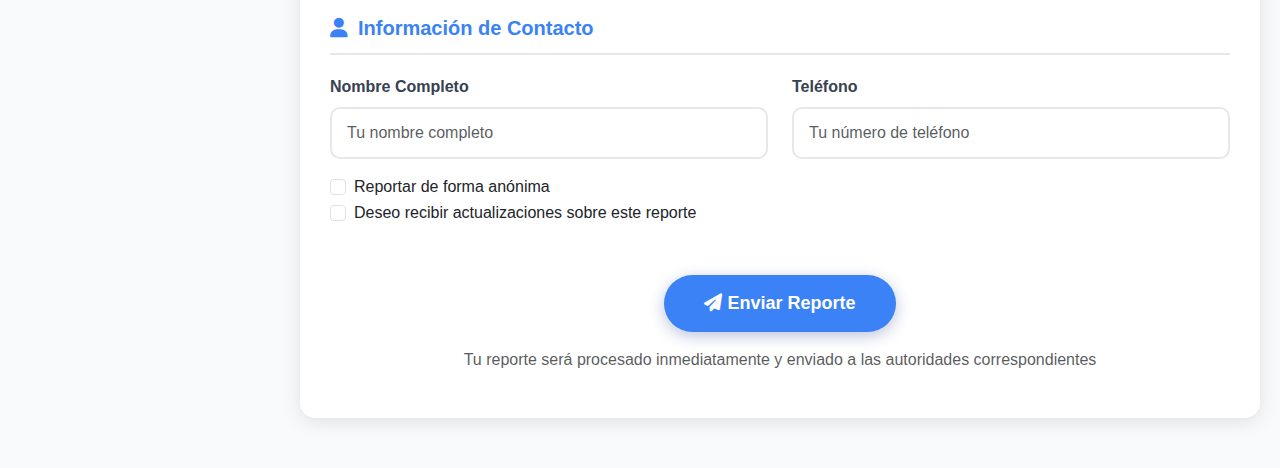
<file: reportarIncidente.html>
<!DOCTYPE html>
<html lang="es">
<head>
    <meta charset="UTF-8">
    <meta name="viewport" content="width=device-width, initial-scale=1.0">
    <title>ALERTA RD - Sistema de Seguridad Ciudadana</title>
<link href="https://cdnjs.cloudflare.com/ajax/libs/bootstrap/5.3.0/css/bootstrap.min.css" rel="stylesheet">
        <link rel="stylesheet" href="Style.css">
    <link href="https://cdnjs.cloudflare.com/ajax/libs/font-awesome/6.4.0/css/all.min.css" rel="stylesheet">
    
    </head>
<body>
 <!-- Sidebar -->
    <div class="sidebar">
        <div class="sidebar-header">
            <div class="logo">
                <i class="fas fa-siren"></i>
            </div>
            <h2 class="sidebar-title">ALERTA RD</h2>
            <p class="sidebar-subtitle">Seguridad Ciudadana</p>
        </div>
        
        <nav class="sidebar-nav">
            <div class="nav-item">
                <a href="Index.html" class="nav-link">
                    <i class="fas fa-tachometer-alt"></i>
                    <span>Dashboard</span>
                </a>
            </div>
            <div class="nav-item">
                <a href="emergencia.html" class="nav-link active">
                    <i class="fas fa-exclamation-triangle"></i>
                    <span>Emergencias</span>
                </a>
            </div>
            <div class="nav-item">
                <a href="camara.html" class="nav-link">
                    <i class="fas fa-video"></i>
                    <span>Cámaras</span>
                </a>
            </div>
            <div class="nav-item">
                <a href="reportarIncidente.html" class="nav-link">
                    <i class="fas fa-file-alt"></i>
                    <span>Reportar Incidente</span>
                </a>
            </div>
            <div class="nav-item">
                <a href="mapaDeIncidente.html" class="nav-link">
                    <i class="fas fa-map-marked-alt"></i>
                    <span>Mapa de Incidentes</span>
                </a>
            </div>
            <div class="nav-item">
                <a href="contacts.html" class="nav-link">
                    <i class="fas fa-phone-alt"></i>
                    <span>Contactos</span>
                </a>
            </div>
            <div class="nav-item">
                <a href="profile.html" class="nav-link">
                    <i class="fas fa-user"></i>
                    <span>Mi Perfil</span>
                </a>
            </div>
            <div class="nav-item">
                <a href="settings.html" class="nav-link">
                    <i class="fas fa-cog"></i>
                    <span>Configuración</span>
                </a>
            </div>
        </nav>
    </div>


    <!-- Main Content -->
    <div class="main-content">
        <div class="header">
            <h1 class="header-title">Reportar Incidente</h1>
            <button class="emergency-btn" onclick="call911()">
                <i class="fas fa-phone"></i>
                Llamar 911
            </button>
        </div>

        <!-- Report Form -->
        <div class="report-form">
            <form onsubmit="submitReport(event)" id="reportForm">
                <!-- Incident Type Section -->
                <div class="form-section">
                    <div class="section-title">
                        <i class="fas fa-exclamation-triangle"></i>
                        Tipo de Incidente
                    </div>
                    <div class="row">
                        <div class="col-md-6">
                            <div class="mb-3">
                                <label class="form-label">Categoría del Incidente *</label>
                                <select class="form-select" id="incidentType" required>
                                    <option value="">Seleccionar categoría...</option>
                                    <option value="robo">Robo/Atraco</option>
                                    <option value="violencia">Violencia Doméstica</option>
                                    <option value="accidente">Accidente de Tránsito</option>
                                    <option value="sospechoso">Actividad Sospechosa</option>
                                    <option value="vandalismo">Vandalismo</option>
                                    <option value="drogas">Tráfico de Drogas</option>
                                    <option value="ruido">Ruido Excesivo</option>
                                    <option value="otros">Otros</option>
                                </select>
                            </div>
                        </div>
                        <div class="col-md-6">
                            <div class="mb-3">
                                <label class="form-label">Nivel de Prioridad *</label>
                                <div class="priority-buttons">
                                    <div class="priority-btn high" onclick="selectPriority('alta', this)">
                                        <i class="fas fa-exclamation-circle"></i><br>
                                        <strong>Alta</strong><br>
                                        <small>Emergencia</small>
                                    </div>
                                    <div class="priority-btn medium" onclick="selectPriority('media', this)">
                                        <i class="fas fa-exclamation-triangle"></i><br>
                                        <strong>Media</strong><br>
                                        <small>Urgente</small>
                                    </div>
                                    <div class="priority-btn low" onclick="selectPriority('baja', this)">
                                        <i class="fas fa-info-circle"></i><br>
                                        <strong>Baja</strong><br>
                                        <small>Información</small>
                                    </div>
                                </div>
                                <input type="hidden" id="priority" required>
                            </div>
                        </div>
                    </div>
                </div>

                <!-- Location Section -->
                <div class="form-section">
                    <div class="section-title">
                        <i class="fas fa-map-marker-alt"></i>
                        Ubicación del Incidente
                    </div>
                    <div class="location-section">
                        <div class="location-input">
                            <label class="form-label">Dirección Exacta *</label>
                            <input type="text" class="form-control" id="location" 
                                   placeholder="Ej: Calle Principal #123, Sector Los Jardines" required>
                        </div>
                        <button type="button" class="location-btn" onclick="getCurrentLocation()">
                            <i class="fas fa-crosshairs"></i>
                            Mi Ubicación
                        </button>
                    </div>
                    <div class="row mt-3">
                        <div class="col-md-6">
                            <label class="form-label">Sector/Barrio</label>
                            <input type="text" class="form-control" id="sector" 
                                   placeholder="Nombre del sector o barrio">
                        </div>
                        <div class="col-md-6">
                            <label class="form-label">Referencias</label>
                            <input type="text" class="form-control" id="references" 
                                   placeholder="Ej: Cerca del colmado Don Juan">
                        </div>
                    </div>
                </div>

                <!-- Description Section -->
                <div class="form-section">
                    <div class="section-title">
                        <i class="fas fa-edit"></i>
                        Descripción del Incidente
                    </div>
                    <div class="mb-3">
                        <label class="form-label">Descripción Detallada *</label>
                        <textarea class="form-control" id="description" rows="5" 
                                  placeholder="Describe detalladamente lo que sucedió, incluyendo personas involucradas, vehículos, daños, etc." required></textarea>
                    </div>
                    <div class="row">
                        <div class="col-md-4">
                            <label class="form-label">¿Hubo heridos?</label>
                            <select class="form-select" id="injuries">
                                <option value="no">No</option>
                                <option value="si">Sí</option>
                                <option value="desconocido">Desconocido</option>
                            </select>
                        </div>
                        <div class="col-md-4">
                            <label class="form-label">¿Hay daños materiales?</label>
                            <select class="form-select" id="damages">
                                <option value="no">No</option>
                                <option value="si">Sí</option>
                                <option value="desconocido">Desconocido</option>
                            </select>
                        </div>
                        <div class="col-md-4">
                            <label class="form-label">¿Están las autoridades presentes?</label>
                            <select class="form-select" id="authorities">
                                <option value="no">No</option>
                                <option value="policia">Policía</option>
                                <option value="bomberos">Bomberos</option>
                                <option value="ambulancia">Ambulancia</option>
                                <option value="varios">Varios</option>
                            </select>
                        </div>
                    </div>
                </div>

                <!-- Date and Time Section -->
                <div class="form-section">
                    <div class="section-title">
                        <i class="fas fa-clock"></i>
                        Fecha y Hora del Incidente
                    </div>
                    <div class="row">
                        <div class="col-md-4">
                            <label class="form-label">Fecha *</label>
                            <input type="date" class="form-control" id="incidentDate" required>
                        </div>
                        <div class="col-md-4">
                            <label class="form-label">Hora *</label>
                            <input type="time" class="form-control" id="incidentTime" required>
                        </div>
                        <div class="col-md-4">
                            <label class="form-label">¿Cuándo ocurrió?</label>
                            <select class="form-select" id="timeFrame" onchange="setDateTime()">
                                <option value="ahora">Está ocurriendo ahora</option>
                                <option value="reciente">Hace menos de 1 hora</option>
                                <option value="hoy">Hoy</option>
                                <option value="ayer">Ayer</option>
                                <option value="otro">Otra fecha</option>
                            </select>
                        </div>
                    </div>
                </div>

                <!-- Evidence Section -->
                <div class="form-section">
                    <div class="section-title">
                        <i class="fas fa-camera"></i>
                        Evidencias (Opcional)
                    </div>
                    <div class="file-upload-area" onclick="document.getElementById('fileInput').click()" 
                         ondragover="handleDragOver(event)" ondrop="handleDrop(event)">
                        <div class="file-upload-icon">
                            <i class="fas fa-cloud-upload-alt"></i>
                        </div>
                        <h5>Subir Fotos o Videos</h5>
                        <p class="text-muted">Haz clic aquí o arrastra archivos para subir evidencias</p>
                        <small class="text-muted">Formatos: JPG, PNG, MP4, MOV (Máximo 10MB por archivo)</small>
                    </div>
                    <input type="file" id="fileInput" multiple accept="image/*,video/*" 
                           style="display: none;" onchange="handleFileSelect(event)">
                    <div class="uploaded-files" id="uploadedFiles"></div>
                </div>

                <!-- Contact Information Section -->
                <div class="form-section">
                    <div class="section-title">
                        <i class="fas fa-user"></i>
                        Información de Contacto
                    </div>
                    <div class="row">
                        <div class="col-md-6">
                            <label class="form-label">Nombre Completo</label>
                            <input type="text" class="form-control" id="reporterName" 
                                   placeholder="Tu nombre completo">
                        </div>
                        <div class="col-md-6">
                            <label class="form-label">Teléfono</label>
                            <input type="tel" class="form-control" id="reporterPhone" 
                                   placeholder="Tu número de teléfono">
                        </div>
                    </div>
                    <div class="mt-3">
                        <div class="form-check">
                            <input class="form-check-input" type="checkbox" id="anonymous">
                            <label class="form-check-label" for="anonymous">
                                Reportar de forma anónima
                            </label>
                        </div>
                        <div class="form-check">
                            <input class="form-check-input" type="checkbox" id="followUp">
                            <label class="form-check-label" for="followUp">
                                Deseo recibir actualizaciones sobre este reporte
                            </label>
                        </div>
                    </div>
                </div>

                <!-- Submit Section -->
                <div class="submit-section">
                    <button type="submit" class="btn-submit">
                        <i class="fas fa-paper-plane"></i>
                        Enviar Reporte
                    </button>
                    <p class="text-muted mt-3">
                        Tu reporte será procesado inmediatamente y enviado a las autoridades correspondientes
                    </p>
                </div>
            </form>
        </div>
    </div>

    <!-- Emergency Call Button -->
    <div class="emergency-call" onclick="call911()">
        <i class="fas fa-phone"></i>
    </div>

    <script src="https://cdnjs.cloudflare.com/ajax/libs/bootstrap/5.3.0/js/bootstrap.bundle.min.js"></script>
    <script>
        let uploadedFiles = [];

        function call911() {
            if (confirm('¿Deseas llamar al 911 para emergencia?')) {
                window.location.href = 'tel:911';
            }
        }

        function selectPriority(priority, element) {
            // Remove active class from all priority buttons
            document.querySelectorAll('.priority-btn').forEach(btn => btn.classList.remove('active'));
            
            // Add active class to selected button
            element.classList.add('active');
            
            // Set hidden input value
            document.getElementById('priority').value = priority;
        }

        function getCurrentLocation() {
            if (navigator.geolocation) {
                navigator.geolocation.getCurrentPosition(function(position) {
                    // In a real app, you would reverse geocode these coordinates
                    alert('Ubicación obtenida: ' + position.coords.latitude + ', ' + position.coords.longitude);
                    document.getElementById('location').value = 'Coordenadas: ' + 
                        position.coords.latitude.toFixed(6) + ', ' + position.coords.longitude.toFixed(6);
                }, function(error) {
                    alert('Error al obtener ubicación: ' + error.message);
                });
            } else {
                alert('Geolocalización no es soportada por este navegador.');
            }
        }

        function setDateTime() {
            const timeFrame = document.getElementById('timeFrame').value;
            const dateInput = document.getElementById('incidentDate');
            const timeInput = document.getElementById('incidentTime');
            const now = new Date();

            switch(timeFrame) {
                case 'ahora':
                    dateInput.value = now.toISOString().split('T')[0];
                    timeInput.value = now.toTimeString().split(' ')[0].substring(0, 5);
                    break;
                case 'reciente':
                    const oneHourAgo = new Date(now.getTime() - 60*60*1000);
                    dateInput.value = oneHourAgo.toISOString().split('T')[0];
                    timeInput.value = oneHourAgo.toTimeString().split(' ')[0].substring(0, 5);
                    break;
                case 'hoy':
                    dateInput.value = now.toISOString().split('T')[0];
                    timeInput.value = '';
                    break;
                case 'ayer':
                    const yesterday = new Date(now.getTime() - 24*60*60*1000);
                    dateInput.value = yesterday.toISOString().split('T')[0];
                    timeInput.value = '';
                    break;
                case 'otro':
                    dateInput.value = '';
                    timeInput.value = '';
                    break;
            }
        }

        function handleDragOver(event) {
            event.preventDefault();
            event.currentTarget.classList.add('dragover');
        }

        function handleDrop(event) {
            event.preventDefault();
            event.currentTarget.classList.remove('dragover');
            const files = event.dataTransfer.files;
            processFiles(files);
        }

        function handleFileSelect(event) {
            const files = event.target.files;
            processFiles(files);
        }

        function processFiles(files) {
            for (let file of files) {
                if (file.size > 10 * 1024 * 1024) { // 10MB limit
                    alert('El archivo ' + file.name + ' es demasiado grande. Máximo 10MB.');
                    continue;
                }
                
                uploadedFiles.push(file);
                displayUploadedFile(file);
            }
        }

        function displayUploadedFile(file) {
            const container = document.getElementById('uploadedFiles');
            const fileItem = document.createElement('div');
            fileItem.className = 'file-item';
            
            const isImage = file.type.startsWith('image/');
            const isVideo = file.type.startsWith('video/');
            
            fileItem.innerHTML = `
                <div class="file-info">
                    <i class="fas ${isImage ? 'fa-image' : isVideo ? 'fa-video' : 'fa-file'} file-icon"></i>
                    <span>${file.name} (${(file.size / 1024 / 1024).toFixed(2)} MB)</span>
                </div>
                <button type="button" class="remove-file" onclick="removeFile('${file.name}', this)">
                    <i class="fas fa-times"></i>
                </button>
            `;
            
            container.appendChild(fileItem);
        }

        function removeFile(fileName, button) {
            uploadedFiles = uploadedFiles.filter(file => file.name !== fileName);
            button.parentElement.remove();
        }

        function submitReport(event) {
            event.preventDefault();
            
            // Basic validation
            const requiredFields = ['incidentType', 'priority', 'location', 'description', 'incidentDate', 'incidentTime'];
            let isValid = true;
            
            for (let field of requiredFields) {
                const element = document.getElementById(field);
                if (!element.value.trim()) {
                    element.style.borderColor = '#dc2626';
                    isValid = false;
                } else {
                    element.style.borderColor = '#e5e7eb';
                }
            }
            
            if (!isValid) {
                alert('Por favor, completa todos los campos obligatorios marcados con *');
                return;
            }
            
            // Show success message
            const form = document.getElementById('reportForm');
            form.innerHTML = `
                <div class="alert alert-success text-center">
                    <i class="fas fa-check-circle fa-3x mb-3"></i>
                    <h4>¡Reporte Enviado Exitosamente!</h4>
                    <p>Tu reporte ha sido enviado a las autoridades correspondientes.</p>
                    <p><strong>Número de Reporte:</strong> #RD${Date.now()}</p>
                    <p>Recibirás una confirmación en breve.</p>
                    <button class="btn btn-primary mt-3" onclick="location.reload()">
                        <i class="fas fa-plus"></i>
                        Hacer Otro Reporte
                    </button>
                </div>
            `;
        }

        // Initialize form
        document.addEventListener('DOMContentLoaded', function() {
            // Set current date and time as default
            setDateTime();
            
            // Remove dragover class when dragging leaves
            document.addEventListener('dragleave', function(event) {
                if (!event.currentTarget.contains(event.relatedTarget)) {
                    document.querySelectorAll('.file-upload-area').forEach(area => {
                        area.classList.remove('dragover');
                    });
                }
            });
        });
    </script>
</body>
</html>
</file>
<file: Style.css>
:root {
            --primary-blue: #3b82f6;
            --danger-red: #dc2626;
            --sidebar-width: 280px;
            --sidebar-collapsed: 80px;
        }

        * {
            margin: 0;
            padding: 0;
            box-sizing: border-box;
        }

        body {
            font-family: 'Segoe UI', Tahoma, Geneva, Verdana, sans-serif;
            background: #f8fafc;
            overflow-x: hidden;
        }

        /* Sidebar Styles */
        .sidebar {
            width: var(--sidebar-width);
            height: 100vh;
            background: linear-gradient(180deg, var(--primary-blue) 0%, #2563eb 100%);
            position: fixed;
            left: 0;
            top: 0;
            z-index: 1000;
            transition: all 0.3s ease;
            box-shadow: 4px 0 15px rgba(0,0,0,0.1);
            overflow-y: auto;
        }

        .sidebar.collapsed {
            width: var(--sidebar-collapsed);
        }

        .sidebar.mobile-hidden {
            transform: translateX(-100%);
        }

        .sidebar-header {
            padding: 20px;
            border-bottom: 1px solid rgba(255,255,255,0.1);
            text-align: center;
            min-height: 140px;
            display: flex;
            flex-direction: column;
            justify-content: center;
        }

        .logo {
            width: 60px;
            height: 60px;
            background: var(--danger-red);
            border-radius: 50%;
            margin: 0 auto 15px;
            display: flex;
            align-items: center;
            justify-content: center;
            box-shadow: 0 4px 15px rgba(220, 38, 38, 0.3);
            transition: all 0.3s ease;
        }

        .sidebar.collapsed .logo {
            width: 45px;
            height: 45px;
        }

        .logo i {
            color: white;
            font-size: 30px;
            animation: pulse 2s infinite;
        }

        .sidebar.collapsed .logo i {
            font-size: 22px;
        }

        @keyframes pulse {
            0% { transform: scale(1); }
            50% { transform: scale(1.1); }
            100% { transform: scale(1); }
        }

        .sidebar-title {
            color: white;
            font-size: 24px;
            font-weight: bold;
            margin: 0;
            transition: all 0.3s ease;
        }

        .sidebar-subtitle {
            color: rgba(255,255,255,0.8);
            font-size: 12px;
            margin: 5px 0 0 0;
            transition: all 0.3s ease;
        }

        .sidebar.collapsed .sidebar-title,
        .sidebar.collapsed .sidebar-subtitle {
            opacity: 0;
            transform: scale(0.8);
        }

        /* Toggle Button */
        .sidebar-toggle {
            position: absolute;
            top: 20px;
            right: -15px;
            background: white;
            border: none;
            width: 30px;
            height: 30px;
            border-radius: 50%;
            display: flex;
            align-items: center;
            justify-content: center;
            cursor: pointer;
            box-shadow: 0 2px 10px rgba(0,0,0,0.1);
            z-index: 1001;
            transition: all 0.3s ease;
        }

        .sidebar-toggle:hover {
            background: #f3f4f6;
            transform: scale(1.1);
        }

        .sidebar-toggle i {
            color: var(--primary-blue);
            font-size: 14px;
            transition: transform 0.3s ease;
        }

        .sidebar.collapsed .sidebar-toggle i {
            transform: rotate(180deg);
        }

        /* Mobile Menu Button */
        .mobile-menu-btn {
            display: none;
            position: fixed;
            top: 20px;
            left: 20px;
            background: var(--primary-blue);
            color: white;
            border: none;
            width: 50px;
            height: 50px;
            border-radius: 10px;
            cursor: pointer;
            z-index: 1002;
            box-shadow: 0 4px 15px rgba(59, 130, 246, 0.3);
            transition: all 0.3s ease;
        }

        .mobile-menu-btn:hover {
            background: #2563eb;
            transform: scale(1.05);
        }

        .mobile-menu-btn i {
            font-size: 20px;
        }

        /* Navigation */
        .sidebar-nav {
            padding: 20px 0;
        }

        .nav-item {
            margin: 5px 15px;
        }

        .nav-link {
            color: white;
            padding: 20px 25px;
            border-radius: 10px;
            text-decoration: none;
            display: flex;
            align-items: center;
            transition: all 0.3s ease;
            position: relative;
            overflow: hidden;
            font-size: 16px;
            font-weight: 500;
            margin-bottom: 8px;
        }

        .nav-link:hover, .nav-link.active {
            background: rgba(255,255,255,0.15);
            color: white;
            transform: translateX(5px);
        }

        .nav-link i {
            width: 25px;
            margin-right: 20px;
            font-size: 20px;
            color: white;
            flex-shrink: 0;
            transition: all 0.3s ease;
        }

        .nav-link span {
            transition: all 0.3s ease;
            white-space: nowrap;
        }

        .sidebar.collapsed .nav-link {
            padding: 20px 15px;
            justify-content: center;
        }

        .sidebar.collapsed .nav-link i {
            margin-right: 0;
        }

        .sidebar.collapsed .nav-link span {
            opacity: 0;
            transform: translateX(20px);
        }

        /* Tooltip for collapsed state */
        .nav-link::after {
            content: attr(data-tooltip);
            position: absolute;
            left: 80px;
            top: 50%;
            transform: translateY(-50%);
            background: rgba(0,0,0,0.8);
            color: white;
            padding: 8px 12px;
            border-radius: 6px;
            font-size: 14px;
            white-space: nowrap;
            opacity: 0;
            visibility: hidden;
            transition: all 0.3s ease;
            z-index: 1000;
        }

        .sidebar.collapsed .nav-link:hover::after {
            opacity: 1;
            visibility: visible;
        }

        /* Main Content */
        .main-content {
            margin-left: var(--sidebar-width);
            padding: 20px;
            transition: all 0.3s ease;
            min-height: 100vh;
        }

        .main-content.expanded {
            margin-left: var(--sidebar-collapsed);
        }

        .header {
            background: white;
            padding: 20px 30px;
            border-radius: 15px;
            box-shadow: 0 4px 20px rgba(0,0,0,0.1);
            margin-bottom: 30px;
            display: flex;
            justify-content: space-between;
            align-items: center;
            flex-wrap: wrap;
            gap: 15px;
        }

        .header-title {
            color: var(--primary-blue);
            font-size: 28px;
            font-weight: bold;
            margin: 0;
        }

        .emergency-btn {
            background: var(--danger-red);
            color: white;
            border: none;
            padding: 15px 25px;
            border-radius: 50px;
            font-weight: bold;
            font-size: 16px;
            cursor: pointer;
            transition: all 0.3s ease;
            box-shadow: 0 4px 15px rgba(220, 38, 38, 0.3);
        }

        .emergency-btn:hover {
            background: #b91c1c;
            transform: scale(1.05);
        }

        .emergency-btn i {
            margin-right: 10px;
            animation: pulse 1.5s infinite;
        }

        /* Dashboard Cards */
        .dashboard-cards {
            display: grid;
            grid-template-columns: repeat(auto-fit, minmax(300px, 1fr));
            gap: 20px;
            margin-bottom: 30px;
        }

        .card {
            background: white;
            border-radius: 15px;
            padding: 25px;
            box-shadow: 0 4px 20px rgba(0,0,0,0.1);
            transition: all 0.3s ease;
            border: none;
        }

        .card:hover {
            transform: translateY(-5px);
            box-shadow: 0 8px 30px rgba(0,0,0,0.15);
        }

        .card-icon {
            width: 60px;
            height: 60px;
            border-radius: 12px;
            display: flex;
            align-items: center;
            justify-content: center;
            margin-bottom: 15px;
            font-size: 24px;
            color: white;
        }

        .card-icon.blue { background: var(--primary-blue); }
        .card-icon.red { background: var(--danger-red); }
        .card-icon.green { background: #10b981; }
        .card-icon.orange { background: #f59e0b; }

        .card-title {
            font-size: 18px;
            font-weight: bold;
            color: #1f2937;
            margin-bottom: 10px;
        }

        .card-description {
            color: #6b7280;
            font-size: 14px;
            line-height: 1.5;
        }

        /* Mobile Responsive */
        @media (max-width: 1024px) {
            .sidebar {
                width: var(--sidebar-collapsed);
            }
            
            .main-content {
                margin-left: var(--sidebar-collapsed);
            }
            
            .sidebar-toggle {
                display: none;
            }
        }

        @media (max-width: 768px) {
            .mobile-menu-btn {
                display: flex;
                align-items: center;
                justify-content: center;
            }

            .sidebar {
                width: var(--sidebar-width);
                transform: translateX(-100%);
                transition: transform 0.3s ease;
            }

            .sidebar.mobile-open {
                transform: translateX(0);
            }

            .main-content {
                margin-left: 0;
                padding: 80px 15px 20px;
            }

            .header {
                padding: 15px 20px;
                margin-bottom: 20px;
            }

            .header-title {
                font-size: 24px;
            }

            .emergency-btn {
                padding: 12px 20px;
                font-size: 14px;
            }

            .dashboard-cards {
                grid-template-columns: 1fr;
                gap: 15px;
            }

            .card {
                padding: 20px;
            }
        }

        @media (max-width: 480px) {
            .main-content {
                padding: 80px 10px 15px;
            }

            .header {
                flex-direction: column;
                text-align: center;
            }

            .dashboard-cards {
                gap: 10px;
            }

            .card {
                padding: 15px;
            }
        }

        /* Overlay for mobile */
        .mobile-overlay {
            display: none;
            position: fixed;
            top: 0;
            left: 0;
            width: 100%;
            height: 100%;
            background: rgba(0,0,0,0.5);
            z-index: 999;
            opacity: 0;
            transition: opacity 0.3s ease;
        }

        .mobile-overlay.active {
            display: block;
            opacity: 1;
        }

        @media (max-width: 768px) {
            .mobile-overlay {
                display: block;
            }
        }
        .card-icon {
            width: 60px;
            height: 60px;
            border-radius: 15px;
            display: flex;
            align-items: center;
            justify-content: center;
            margin-bottom: 20px;
            font-size: 24px;
            color: white;
        }

        .card-icon.blue { background: var(--primary-blue); }
        .card-icon.red { background: var(--danger-red); }
        .card-icon.green { background: #16a34a; }
        .card-icon.orange { background: #ea580c; }

        .card-title {
            font-size: 20px;
            font-weight: bold;
            color: #333;
            margin-bottom: 10px;
        }

        .card-description {
            color: var(--dark-gray);
            line-height: 1.6;
        }

        .quick-actions {
            background: white;
            border-radius: 15px;
            padding: 30px;
            box-shadow: 0 4px 20px rgba(0,0,0,0.1);
            margin-bottom: 30px;
        }

        .quick-actions h3 {
            color: var(--primary-blue);
            margin-bottom: 20px;
            font-size: 24px;
        }

        .action-buttons {
            display: grid;
            grid-template-columns: repeat(auto-fit, minmax(200px, 1fr));
            gap: 15px;
        }

        .action-btn {
            padding: 20px;
            border: 2px solid #e5e7eb;
            border-radius: 15px;
            background: white;
            cursor: pointer;
            transition: all 0.3s ease;
            text-align: center;
            text-decoration: none;
            color: #333;
        }

        .action-btn:hover {
            border-color: var(--primary-blue);
            background: #f0f9ff;
            transform: translateY(-2px);
            color: var(--primary-blue);
        }

        .action-btn i {
            font-size: 30px;
            margin-bottom: 10px;
            display: block;
        }

        .toggle-sidebar {
            position: fixed;
            top: 20px;
            left: 290px;
            z-index: 1001;
            background: var(--primary-blue);
            color: white;
            border: none;
            padding: 10px;
            border-radius: 50%;
            cursor: pointer;
            transition: all 0.3s ease;
        }

        .toggle-sidebar.collapsed {
            left: 90px;
        }

        .modal-content {
            border: none;
            border-radius: 15px;
        }

        .modal-header {
            background: var(--primary-blue);
            color: white;
            border-radius: 15px 15px 0 0;
        }

        .form-control, .form-select {
            border-radius: 10px;
            border: 2px solid #e5e7eb;
            padding: 12px 15px;
        }

        .form-control:focus, .form-select:focus {
            border-color: var(--primary-blue);
            box-shadow: 0 0 0 0.2rem rgba(30, 58, 138, 0.25);
        }

        .btn-primary {
            background: var(--primary-blue);
            border-color: var(--primary-blue);
            border-radius: 10px;
            padding: 12px 25px;
        }

        .btn-danger {
            background: var(--danger-red);
            border-color: var(--danger-red);
            border-radius: 10px;
            padding: 12px 25px;
        }

        .camera-grid {
            display: grid;
            grid-template-columns: repeat(auto-fit, minmax(300px, 1fr));
            gap: 20px;
        }

        .camera-feed {
            background: #333;
            border-radius: 15px;
            aspect-ratio: 16/9;
            position: relative;
            overflow: hidden;
        }

        .camera-placeholder {
            width: 100%;
            height: 100%;
            display: flex;
            align-items: center;
            justify-content: center;
            color: white;
            font-size: 48px;
        }

        .camera-info {
            position: absolute;
            bottom: 0;
            left: 0;
            right: 0;
            background: linear-gradient(transparent, rgba(0,0,0,0.8));
            color: white;
            padding: 20px 15px 15px;
        }

        .status-indicator {
            display: inline-block;
            width: 10px;
            height: 10px;
            border-radius: 50%;
            margin-right: 8px;
        }

        .status-online { background: #16a34a; }
        .status-offline { background: #dc2626; }

        @media (max-width: 768px) {
            .sidebar {
                width: 100%;
                height: auto;
                position: relative;
                transform: translateX(-100%);
            }

            .sidebar.show {
                transform: translateX(0);
            }

            .main-content {
                margin-left: 0;
                padding: 15px;
            }

            .toggle-sidebar {
                left: 20px;
                top: 20px;
            }

            .header {
                padding: 15px 20px;
            }

            .header-title {
                font-size: 20px;
            }

            .dashboard-cards {
                grid-template-columns: 1fr;
            }

            .action-buttons {
                grid-template-columns: 1fr;
            }
        }

        .section {
            display: none;
        }

        .section.active {
            display: block;
        }

        .emergency-call {
            position: fixed;
            bottom: 30px;
            right: 30px;
            width: 70px;
            height: 70px;
            background: var(--danger-red);
            border-radius: 50%;
            display: flex;
            align-items: center;
            justify-content: center;
            cursor: pointer;
            box-shadow: 0 4px 20px rgba(220, 38, 38, 0.4);
            z-index: 1000;
            animation: pulse 2s infinite;
        }

        .emergency-call i {
            color: white;
            font-size: 28px;
        }








           .sidebar {
            width: 280px;
            height: 100vh;
            background: linear-gradient(180deg, var(--primary-blue) 0%, #2563eb 100%);
            position: fixed;
            left: 0;
            top: 0;
            z-index: 1000;
            transition: all 0.3s ease;
            box-shadow: 4px 0 15px rgba(0,0,0,0.1);
        }

        .sidebar-header {
            padding: 20px;
            border-bottom: 1px solid rgba(255,255,255,0.1);
            text-align: center;
        }

        .logo {
            width: 60px;
            height: 60px;
            background: var(--danger-red);
            border-radius: 50%;
            margin: 0 auto 15px;
            display: flex;
            align-items: center;
            justify-content: center;
            box-shadow: 0 4px 15px rgba(220, 38, 38, 0.3);
        }

        .logo i {
            color: white;
            font-size: 30px;
            animation: pulse 2s infinite;
        }

        @keyframes pulse {
            0% { transform: scale(1); }
            50% { transform: scale(1.1); }
            100% { transform: scale(1); }
        }

        .sidebar-title {
            color: white;
            font-size: 24px;
            font-weight: bold;
            margin: 0;
        }

        .sidebar-subtitle {
            color: rgba(255,255,255,0.8);
            font-size: 12px;
            margin: 5px 0 0 0;
        }

        .sidebar-nav {
            padding: 20px 0;
        }

        .nav-item {
            margin: 5px 15px;
        }

        .nav-link {
            color: white;
            padding: 20px 25px;
            border-radius: 10px;
            text-decoration: none;
            display: flex;
            align-items: center;
            transition: all 0.3s ease;
            position: relative;
            overflow: hidden;
            font-size: 16px;
            font-weight: 500;
            margin-bottom: 8px;
        }

        .nav-link:hover, .nav-link.active {
            background: rgba(255,255,255,0.15);
            color: white;
            transform: translateX(5px);
        }

        .nav-link i {
            width: 25px;
            margin-right: 20px;
            font-size: 20px;
            color: white;
        }

        .main-content {
            margin-left: 280px;
            padding: 20px;
            transition: all 0.3s ease;
            min-height: 100vh;
        }

        .header {
            background: white;
            padding: 20px 30px;
            border-radius: 15px;
            box-shadow: 0 4px 20px rgba(0,0,0,0.1);
            margin-bottom: 30px;
            display: flex;
            justify-content: space-between;
            align-items: center;
        }

        .header-title {
            color: var(--primary-blue);
            font-size: 28px;
            font-weight: bold;
            margin: 0;
        }

        .emergency-btn {
            background: var(--danger-red);
            color: white;
            border: none;
            padding: 15px 25px;
            border-radius: 50px;
            font-weight: bold;
            font-size: 16px;
            cursor: pointer;
            transition: all 0.3s ease;
            box-shadow: 0 4px 15px rgba(220, 38, 38, 0.3);
        }

        .emergency-btn:hover {
            background: #b91c1c;
            transform: scale(1.05);
        }

        .emergency-btn i {
            margin-right: 10px;
            animation: pulse 1.5s infinite;
        }

        .card {
            background: white;
            border-radius: 15px;
            padding: 25px;
            box-shadow: 0 4px 20px rgba(0,0,0,0.1);
            transition: all 0.3s ease;
            border: none;
            margin-bottom: 20px;
        }

        .card:hover {
            transform: translateY(-5px);
            box-shadow: 0 8px 30px rgba(0,0,0,0.15);
        }

        .card-title {
            font-size: 20px;
            font-weight: bold;
            color: #333;
            margin-bottom: 10px;
        }

        .card-description {
            color: var(--dark-gray);
            line-height: 1.6;
            margin-bottom: 20px;
        }

        .btn-primary {
            background: var(--primary-blue);
            border-color: var(--primary-blue);
            border-radius: 10px;
            padding: 12px 25px;
        }

        .btn-danger {
            background: var(--danger-red);
            border-color: var(--danger-red);
            border-radius: 10px;
            padding: 12px 25px;
        }

        .emergency-call {
            position: fixed;
            bottom: 30px;
            right: 30px;
            width: 70px;
            height: 70px;
            background: var(--danger-red);
            border-radius: 50%;
            display: flex;
            align-items: center;
            justify-content: center;
            cursor: pointer;
            box-shadow: 0 4px 20px rgba(220, 38, 38, 0.4);
            z-index: 1000;
            animation: pulse 2s infinite;
        }

        .emergency-call i {
            color: white;
            font-size: 28px;
        }

        .modal-content {
            border: none;
            border-radius: 15px;
        }

        .modal-header {
            background: var(--primary-blue);
            color: white;
            border-radius: 15px 15px 0 0;
        }

        .form-control, .form-select {
            border-radius: 10px;
            border: 2px solid #e5e7eb;
            padding: 12px 15px;
        }

        .form-control:focus, .form-select:focus {
            border-color: var(--primary-blue);
            box-shadow: 0 0 0 0.2rem rgba(30, 58, 138, 0.25);
        }

        @media (max-width: 768px) {
            .main-content {
                margin-left: 0;
                padding: 15px;
            }
        }



                .sidebar {
            width: 280px;
            height: 100vh;
            background: linear-gradient(180deg, var(--primary-blue) 0%, #2563eb 100%);
            position: fixed;
            left: 0;
            top: 0;
            z-index: 1000;
            transition: all 0.3s ease;
            box-shadow: 4px 0 15px rgba(0,0,0,0.1);
        }

        .sidebar-header {
            padding: 20px;
            border-bottom: 1px solid rgba(255,255,255,0.1);
            text-align: center;
        }

        .logo {
            width: 60px;
            height: 60px;
            background: var(--danger-red);
            border-radius: 50%;
            margin: 0 auto 15px;
            display: flex;
            align-items: center;
            justify-content: center;
            box-shadow: 0 4px 15px rgba(220, 38, 38, 0.3);
        }

        .logo i {
            color: white;
            font-size: 30px;
            animation: pulse 2s infinite;
        }

        @keyframes pulse {
            0% { transform: scale(1); }
            50% { transform: scale(1.1); }
            100% { transform: scale(1); }
        }

        .sidebar-title {
            color: white;
            font-size: 24px;
            font-weight: bold;
            margin: 0;
        }

        .sidebar-subtitle {
            color: rgba(255,255,255,0.8);
            font-size: 12px;
            margin: 5px 0 0 0;
        }

        .sidebar-nav {
            padding: 20px 0;
        }

        .nav-item {
            margin: 5px 15px;
        }

        .nav-link {
            color: white;
            padding: 20px 25px;
            border-radius: 10px;
            text-decoration: none;
            display: flex;
            align-items: center;
            transition: all 0.3s ease;
            position: relative;
            overflow: hidden;
            font-size: 16px;
            font-weight: 500;
            margin-bottom: 8px;
        }

        .nav-link:hover, .nav-link.active {
            background: rgba(255,255,255,0.15);
            color: white;
            transform: translateX(5px);
        }

        .nav-link i {
            width: 25px;
            margin-right: 20px;
            font-size: 20px;
            color: white;
        }

        .main-content {
            margin-left: 280px;
            padding: 20px;
            transition: all 0.3s ease;
            min-height: 100vh;
        }

        .header {
            background: white;
            padding: 20px 30px;
            border-radius: 15px;
            box-shadow: 0 4px 20px rgba(0,0,0,0.1);
            margin-bottom: 30px;
            display: flex;
            justify-content: space-between;
            align-items: center;
        }

        .header-title {
            color: var(--primary-blue);
            font-size: 28px;
            font-weight: bold;
            margin: 0;
        }

        .btn-primary {
            background: var(--primary-blue);
            border-color: var(--primary-blue);
            border-radius: 10px;
            padding: 12px 25px;
        }

        .camera-grid {
            display: grid;
            grid-template-columns: repeat(auto-fit, minmax(350px, 1fr));
            gap: 25px;
        }

        .camera-feed {
            background: #333;
            border-radius: 15px;
            aspect-ratio: 16/9;
            position: relative;
            overflow: hidden;
            box-shadow: 0 4px 20px rgba(0,0,0,0.15);
            transition: all 0.3s ease;
        }

        .camera-feed:hover {
            transform: translateY(-5px);
            box-shadow: 0 8px 30px rgba(0,0,0,0.25);
        }

        .camera-placeholder {
            width: 100%;
            height: 100%;
            display: flex;
            align-items: center;
            justify-content: center;
            color: white;
            font-size: 48px;
            background: linear-gradient(135deg, #333 0%, #555 100%);
        }

        .camera-offline {
            background: linear-gradient(135deg, #666 0%, #888 100%);
        }

        .camera-info {
            position: absolute;
            bottom: 0;
            left: 0;
            right: 0;
            background: linear-gradient(transparent, rgba(0,0,0,0.9));
            color: white;
            padding: 25px 20px 20px;
        }

        .camera-name {
            font-size: 18px;
            font-weight: bold;
            margin-bottom: 8px;
        }

        .camera-status {
            display: flex;
            align-items: center;
            font-size: 14px;
        }

        .status-indicator {
            display: inline-block;
            width: 12px;
            height: 12px;
            border-radius: 50%;
            margin-right: 10px;
            animation: blink 2s infinite;
        }

        .status-online { 
            background: #16a34a;
            box-shadow: 0 0 10px rgba(22, 163, 74, 0.5);
        }

        .status-offline { 
            background: #dc2626;
            animation: none;
        }

        @keyframes blink {
            0%, 50% { opacity: 1; }
            51%, 100% { opacity: 0.3; }
        }

        .camera-controls {
            position: absolute;
            top: 15px;
            right: 15px;
            display: flex;
            gap: 10px;
            opacity: 0;
            transition: all 0.3s ease;
        }

        .camera-feed:hover .camera-controls {
            opacity: 1;
        }

        .control-btn {
            background: rgba(0,0,0,0.7);
            border: none;
            color: white;
            width: 40px;
            height: 40px;
            border-radius: 50%;
            display: flex;
            align-items: center;
            justify-content: center;
            cursor: pointer;
            transition: all 0.3s ease;
        }

        .control-btn:hover {
            background: var(--primary-blue);
            transform: scale(1.1);
        }

        .camera-stats {
            background: white;
            border-radius: 15px;
            padding: 25px;
            box-shadow: 0 4px 20px rgba(0,0,0,0.1);
            margin-bottom: 30px;
        }

        .stats-grid {
            display: grid;
            grid-template-columns: repeat(auto-fit, minmax(200px, 1fr));
            gap: 20px;
        }

        .stat-item {
            text-align: center;
            padding: 20px;
            border-radius: 10px;
            background: var(--light-gray);
        }

        .stat-number {
            font-size: 36px;
            font-weight: bold;
            color: var(--primary-blue);
            margin-bottom: 5px;
        }

        .stat-label {
            color: var(--dark-gray);
            font-size: 14px;
        }

        .emergency-call {
            position: fixed;
            bottom: 30px;
            right: 30px;
            width: 70px;
            height: 70px;
            background: var(--danger-red);
            border-radius: 50%;
            display: flex;
            align-items: center;
            justify-content: center;
            cursor: pointer;
            box-shadow: 0 4px 20px rgba(220, 38, 38, 0.4);
            z-index: 1000;
            animation: pulse 2s infinite;
        }

        .emergency-call i {
            color: white;
            font-size: 28px;
        }

        .recording-indicator {
            position: absolute;
            top: 15px;
            left: 15px;
            background: var(--danger-red);
            color: white;
            padding: 5px 10px;
            border-radius: 15px;
            font-size: 12px;
            font-weight: bold;
            display: flex;
            align-items: center;
            gap: 5px;
        }

        .recording-dot {
            width: 8px;
            height: 8px;
            background: white;
            border-radius: 50%;
            animation: pulse 1s infinite;
        }

        @media (max-width: 768px) {
            .main-content {
                margin-left: 0;
                padding: 15px;
            }
            .camera-grid {
                grid-template-columns: 1fr;
            }
            .stats-grid {
                grid-template-columns: repeat(2, 1fr);
            }
        }





         .sidebar {
            width: 280px;
            height: 100vh;
            background: linear-gradient(180deg, var(--primary-blue) 0%, #2563eb 100%);
            position: fixed;
            left: 0;
            top: 0;
            z-index: 1000;
            transition: all 0.3s ease;
            box-shadow: 4px 0 15px rgba(0,0,0,0.1);
        }

        .sidebar-header {
            padding: 20px;
            border-bottom: 1px solid rgba(255,255,255,0.1);
            text-align: center;
        }

        .logo {
            width: 60px;
            height: 60px;
            background: var(--danger-red);
            border-radius: 50%;
            margin: 0 auto 15px;
            display: flex;
            align-items: center;
            justify-content: center;
            box-shadow: 0 4px 15px rgba(220, 38, 38, 0.3);
        }

        .logo i {
            color: white;
            font-size: 30px;
            animation: pulse 2s infinite;
        }

        @keyframes pulse {
            0% { transform: scale(1); }
            50% { transform: scale(1.1); }
            100% { transform: scale(1); }
        }

        .sidebar-title {
            color: white;
            font-size: 24px;
            font-weight: bold;
            margin: 0;
        }

        .sidebar-subtitle {
            color: rgba(255,255,255,0.8);
            font-size: 12px;
            margin: 5px 0 0 0;
        }

        .sidebar-nav {
            padding: 20px 0;
        }

        .nav-item {
            margin: 5px 15px;
        }

        .nav-link {
            color: white;
            padding: 20px 25px;
            border-radius: 10px;
            text-decoration: none;
            display: flex;
            align-items: center;
            transition: all 0.3s ease;
            position: relative;
            overflow: hidden;
            font-size: 16px;
            font-weight: 500;
            margin-bottom: 8px;
        }

        .nav-link:hover, .nav-link.active {
            background: rgba(255,255,255,0.15);
            color: white;
            transform: translateX(5px);
        }

        .nav-link i {
            width: 25px;
            margin-right: 20px;
            font-size: 20px;
            color: white;
        }

        .main-content {
            margin-left: 280px;
            padding: 20px;
            transition: all 0.3s ease;
            min-height: 100vh;
        }

        .header {
            background: white;
            padding: 20px 30px;
            border-radius: 15px;
            box-shadow: 0 4px 20px rgba(0,0,0,0.1);
            margin-bottom: 30px;
            display: flex;
            justify-content: space-between;
            align-items: center;
        }

        .header-title {
            color: var(--primary-blue);
            font-size: 28px;
            font-weight: bold;
            margin: 0;
        }

        .emergency-btn {
            background: var(--danger-red);
            color: white;
            border: none;
            padding: 15px 25px;
            border-radius: 50px;
            font-weight: bold;
            font-size: 16px;
            cursor: pointer;
            transition: all 0.3s ease;
            box-shadow: 0 4px 15px rgba(220, 38, 38, 0.3);
        }

        .emergency-btn:hover {
            background: #b91c1c;
            transform: scale(1.05);
        }

        .emergency-btn i {
            margin-right: 10px;
            animation: pulse 1.5s infinite;
        }

        .report-form {
            background: white;
            border-radius: 15px;
            padding: 30px;
            box-shadow: 0 4px 20px rgba(0,0,0,0.1);
            margin-bottom: 30px;
        }

        .form-section {
            margin-bottom: 30px;
        }

        .section-title {
            color: var(--primary-blue);
            font-size: 20px;
            font-weight: bold;
            margin-bottom: 20px;
            padding-bottom: 10px;
            border-bottom: 2px solid #e5e7eb;
            display: flex;
            align-items: center;
        }

        .section-title i {
            margin-right: 10px;
        }

        .form-control, .form-select {
            border-radius: 10px;
            border: 2px solid #e5e7eb;
            padding: 12px 15px;
            transition: all 0.3s ease;
        }

        .form-control:focus, .form-select:focus {
            border-color: var(--primary-blue);
            box-shadow: 0 0 0 0.2rem rgba(30, 58, 138, 0.25);
        }

        .form-label {
            font-weight: 600;
            color: #374151;
            margin-bottom: 8px;
        }

        .priority-buttons {
            display: flex;
            gap: 15px;
            margin-top: 10px;
        }

        .priority-btn {
            flex: 1;
            padding: 15px;
            border: 2px solid #e5e7eb;
            border-radius: 10px;
            background: white;
            cursor: pointer;
            transition: all 0.3s ease;
            text-align: center;
        }

        .priority-btn.active {
            transform: translateY(-2px);
            box-shadow: 0 4px 15px rgba(0,0,0,0.1);
        }

        .priority-btn.high.active {
            border-color: var(--danger-red);
            background: #fef2f2;
            color: var(--danger-red);
        }

        .priority-btn.medium.active {
            border-color: #f59e0b;
            background: #fffbeb;
            color: #f59e0b;
        }

        .priority-btn.low.active {
            border-color: #059669;
            background: #f0fdf4;
            color: #059669;
        }

        .file-upload-area {
            border: 2px dashed #e5e7eb;
            border-radius: 10px;
            padding: 40px;
            text-align: center;
            background: #fafafa;
            transition: all 0.3s ease;
            cursor: pointer;
        }

        .file-upload-area:hover {
            border-color: var(--primary-blue);
            background: #f0f9ff;
        }

        .file-upload-area.dragover {
            border-color: var(--primary-blue);
            background: #f0f9ff;
        }

        .file-upload-icon {
            font-size: 48px;
            color: var(--dark-gray);
            margin-bottom: 15px;
        }

        .uploaded-files {
            margin-top: 20px;
        }

        .file-item {
            display: flex;
            align-items: center;
            justify-content: between;
            padding: 10px 15px;
            background: #f8f9fa;
            border-radius: 8px;
            margin-bottom: 10px;
        }

        .file-info {
            display: flex;
            align-items: center;
            flex: 1;
        }

        .file-icon {
            margin-right: 10px;
            color: var(--primary-blue);
        }

        .remove-file {
            background: var(--danger-red);
            color: white;
            border: none;
            border-radius: 50%;
            width: 25px;
            height: 25px;
            display: flex;
            align-items: center;
            justify-content: center;
            cursor: pointer;
        }

        .location-section {
            display: flex;
            gap: 15px;
            align-items: end;
        }

        .location-input {
            flex: 1;
        }

        .location-btn {
            background: var(--primary-blue);
            color: white;
            border: none;
            padding: 12px 20px;
            border-radius: 10px;
            cursor: pointer;
            transition: all 0.3s ease;
        }

        .location-btn:hover {
            background: #1e40af;
        }

        .submit-section {
            text-align: center;
            padding-top: 20px;
        }

        .btn-submit {
            background: var(--primary-blue);
            color: white;
            border: none;
            padding: 15px 40px;
            border-radius: 50px;
            font-size: 18px;
            font-weight: bold;
            cursor: pointer;
            transition: all 0.3s ease;
            box-shadow: 0 4px 15px rgba(30, 58, 138, 0.3);
        }

        .btn-submit:hover {
            background: #1e40af;
            transform: translateY(-2px);
            box-shadow: 0 6px 20px rgba(30, 58, 138, 0.4);
        }

        .emergency-call {
            position: fixed;
            bottom: 30px;
            right: 30px;
            width: 70px;
            height: 70px;
            background: var(--danger-red);
            border-radius: 50%;
            display: flex;
            align-items: center;
            justify-content: center;
            cursor: pointer;
            box-shadow: 0 4px 20px rgba(220, 38, 38, 0.4);
            z-index: 1000;
            animation: pulse 2s infinite;
        }

        .emergency-call i {
            color: white;
            font-size: 28px;
        }

        .alert {
            border: none;
            border-radius: 10px;
            padding: 15px 20px;
        }

        .alert-success {
            background: #f0fdf4;
            border-left: 4px solid #059669;
            color: #065f46;
        }

        @media (max-width: 768px) {
            .main-content {
                margin-left: 0;
                padding: 15px;
            }
            .header {
                padding: 15px 20px;
                flex-direction: column;
                gap: 15px;
                text-align: center;
            }
            .priority-buttons {
                flex-direction: column;
            }
            .location-section {
                flex-direction: column;
            }
            .location-btn {
                width: 100%;
            }
        }

        .sidebar {
            width: 280px;
            height: 100vh;
            background: linear-gradient(180deg, var(--primary-blue) 0%, #2563eb 100%);
            position: fixed;
            left: 0;
            top: 0;
            z-index: 1000;
            transition: all 0.3s ease;
            box-shadow: 4px 0 15px rgba(0,0,0,0.1);
        }

        .sidebar-header {
            padding: 20px;
            border-bottom: 1px solid rgba(255,255,255,0.1);
            text-align: center;
        }

        .logo {
            width: 60px;
            height: 60px;
            background: var(--danger-red);
            border-radius: 50%;
            margin: 0 auto 15px;
            display: flex;
            align-items: center;
            justify-content: center;
            box-shadow: 0 4px 15px rgba(220, 38, 38, 0.3);
        }

        .logo i {
            color: white;
            font-size: 30px;
            animation: pulse 2s infinite;
        }

        @keyframes pulse {
            0% { transform: scale(1); }
            50% { transform: scale(1.1); }
            100% { transform: scale(1); }
        }

        .sidebar-title {
            color: white;
            font-size: 24px;
            font-weight: bold;
            margin: 0;
        }

        .sidebar-subtitle {
            color: rgba(255,255,255,0.8);
            font-size: 12px;
            margin: 5px 0 0 0;
        }

        .sidebar-nav {
            padding: 20px 0;
        }

        .nav-item {
            margin: 5px 15px;
        }

        .nav-link {
            color: white;
            padding: 20px 25px;
            border-radius: 10px;
            text-decoration: none;
            display: flex;
            align-items: center;
            transition: all 0.3s ease;
            position: relative;
            overflow: hidden;
            font-size: 16px;
            font-weight: 500;
            margin-bottom: 8px;
        }

        .nav-link:hover, .nav-link.active {
            background: rgba(255,255,255,0.15);
            color: white;
            transform: translateX(5px);
        }

        .nav-link i {
            width: 25px;
            margin-right: 20px;
            font-size: 20px;
            color: white;
        }

        .main-content {
            margin-left: 280px;
            padding: 20px;
            transition: all 0.3s ease;
            min-height: 100vh;
        }

        .header {
            background: white;
            padding: 20px 30px;
            border-radius: 15px;
            box-shadow: 0 4px 20px rgba(0,0,0,0.1);
            margin-bottom: 30px;
            display: flex;
            justify-content: space-between;
            align-items: center;
        }

        .header-title {
            color: var(--primary-blue);
            font-size: 28px;
            font-weight: bold;
            margin: 0;
        }

        .map-filters {
            background: white;
            border-radius: 15px;
            padding: 25px;
            box-shadow: 0 4px 20px rgba(0,0,0,0.1);
            margin-bottom: 20px;
        }

        .filter-row {
            display: flex;
            gap: 15px;
            align-items: end;
            flex-wrap: wrap;
        }

        .filter-group {
            flex: 1;
            min-width: 200px;
        }

        .form-control, .form-select {
            border-radius: 10px;
            border: 2px solid #e5e7eb;
            padding: 12px 15px;
        }

        .form-control:focus, .form-select:focus {
            border-color: var(--primary-blue);
            box-shadow: 0 0 0 0.2rem rgba(30, 58, 138, 0.25);
        }

        .btn-primary {
            background: var(--primary-blue);
            border-color: var(--primary-blue);
            border-radius: 10px;
            padding: 12px 25px;
        }

        .map-container {
            background: white;
            border-radius: 15px;
            box-shadow: 0 4px 20px rgba(0,0,0,0.1);
            overflow: hidden;
            position: relative;
        }

        .map-placeholder {
            height: 600px;
            background: linear-gradient(135deg, #e5e7eb 0%, #d1d5db 100%);
            display: flex;
            align-items: center;
            justify-content: center;
            position: relative;
            overflow: hidden;
        }

        .map-content {
            text-align: center;
            color: var(--dark-gray);
        }

        .map-content i {
            font-size: 80px;
            margin-bottom: 20px;
            color: var(--primary-blue);
            opacity: 0.7;
        }

        .incident-markers {
            position: absolute;
            top: 0;
            left: 0;
            width: 100%;
            height: 100%;
        }

        .marker {
            position: absolute;
            width: 30px;
            height: 30px;
            border-radius: 50%;
            display: flex;
            align-items: center;
            justify-content: center;
            color: white;
            font-size: 14px;
            cursor: pointer;
            animation: bounce 2s infinite;
            box-shadow: 0 4px 15px rgba(0,0,0,0.3);
        }

        .marker-robbery {
            background: var(--danger-red);
            top: 20%;
            left: 25%;
        }

        .marker-accident {
            background: #f59e0b;
            top: 60%;
            left: 70%;
        }

        .marker-violence {
            background: #7c3aed;
            top: 40%;
            left: 15%;
        }

        .marker-suspicious {
            background: #0ea5e9;
            top: 80%;
            left: 45%;
        }

        .marker-vandalism {
            background: #059669;
            top: 30%;
            left: 80%;
        }

        @keyframes bounce {
            0%, 20%, 50%, 80%, 100% {
                transform: translateY(0);
            }
            40% {
                transform: translateY(-10px);
            }
            60% {
                transform: translateY(-5px);
            }
        }

        .marker:hover {
            transform: scale(1.2);
            z-index: 10;
        }

        .incident-legend {
            position: absolute;
            top: 20px;
            right: 20px;
            background: rgba(255,255,255,0.95);
            border-radius: 10px;
            padding: 20px;
            box-shadow: 0 4px 15px rgba(0,0,0,0.1);
            z-index: 100;
        }

        .legend-item {
            display: flex;
            align-items: center;
            margin-bottom: 10px;
            font-size: 14px;
        }

        .legend-color {
            width: 20px;
            height: 20px;
            border-radius: 50%;
            margin-right: 10px;
        }

        .incident-stats {
            background: white;
            border-radius: 15px;
            padding: 25px;
            box-shadow: 0 4px 20px rgba(0,0,0,0.1);
            margin-top: 20px;
        }

        .stats-grid {
            display: grid;
            grid-template-columns: repeat(auto-fit, minmax(150px, 1fr));
            gap: 20px;
        }

        .stat-card {
            text-align: center;
            padding: 20px;
            border-radius: 10px;
            background: var(--light-gray);
            transition: all 0.3s ease;
        }

        .stat-card:hover {
            transform: translateY(-5px);
            box-shadow: 0 8px 25px rgba(0,0,0,0.1);
        }

        .stat-number {
            font-size: 32px;
            font-weight: bold;
            margin-bottom: 5px;
        }

        .stat-label {
            color: var(--dark-gray);
            font-size: 14px;
        }

        .stat-robbery { color: var(--danger-red); }
        .stat-accident { color: #f59e0b; }
        .stat-violence { color: #7c3aed; }
        .stat-suspicious { color: #0ea5e9; }
        .stat-vandalism { color: #059669; }

        .incident-tooltip {
            position: absolute;
            background: rgba(0,0,0,0.9);
            color: white;
            padding: 10px 15px;
            border-radius: 8px;
            font-size: 12px;
            pointer-events: none;
            z-index: 1000;
            opacity: 0;
            transition: opacity 0.3s ease;
            max-width: 200px;
        }

        .incident-tooltip.show {
            opacity: 1;
        }

        .emergency-call {
            position: fixed;
            bottom: 30px;
            right: 30px;
            width: 70px;
            height: 70px;
            background: var(--danger-red);
            border-radius: 50%;
            display: flex;
            align-items: center;
            justify-content: center;
            cursor: pointer;
            box-shadow: 0 4px 20px rgba(220, 38, 38, 0.4);
            z-index: 1000;
            animation: pulse 2s infinite;
        }

        .emergency-call i {
            color: white;
            font-size: 28px;
        }

        @media (max-width: 768px) {
            .main-content {
                margin-left: 0;
                padding: 15px;
            }
            .filter-row {
                flex-direction: column;
            }
            .filter-group {
                min-width: 100%;
            }
            .incident-legend {
                position: relative;
                top: auto;
                right: auto;
                margin: 20px 0;
            }
            .stats-grid {
                grid-template-columns: repeat(2, 1fr);
            }
        }
</file>
